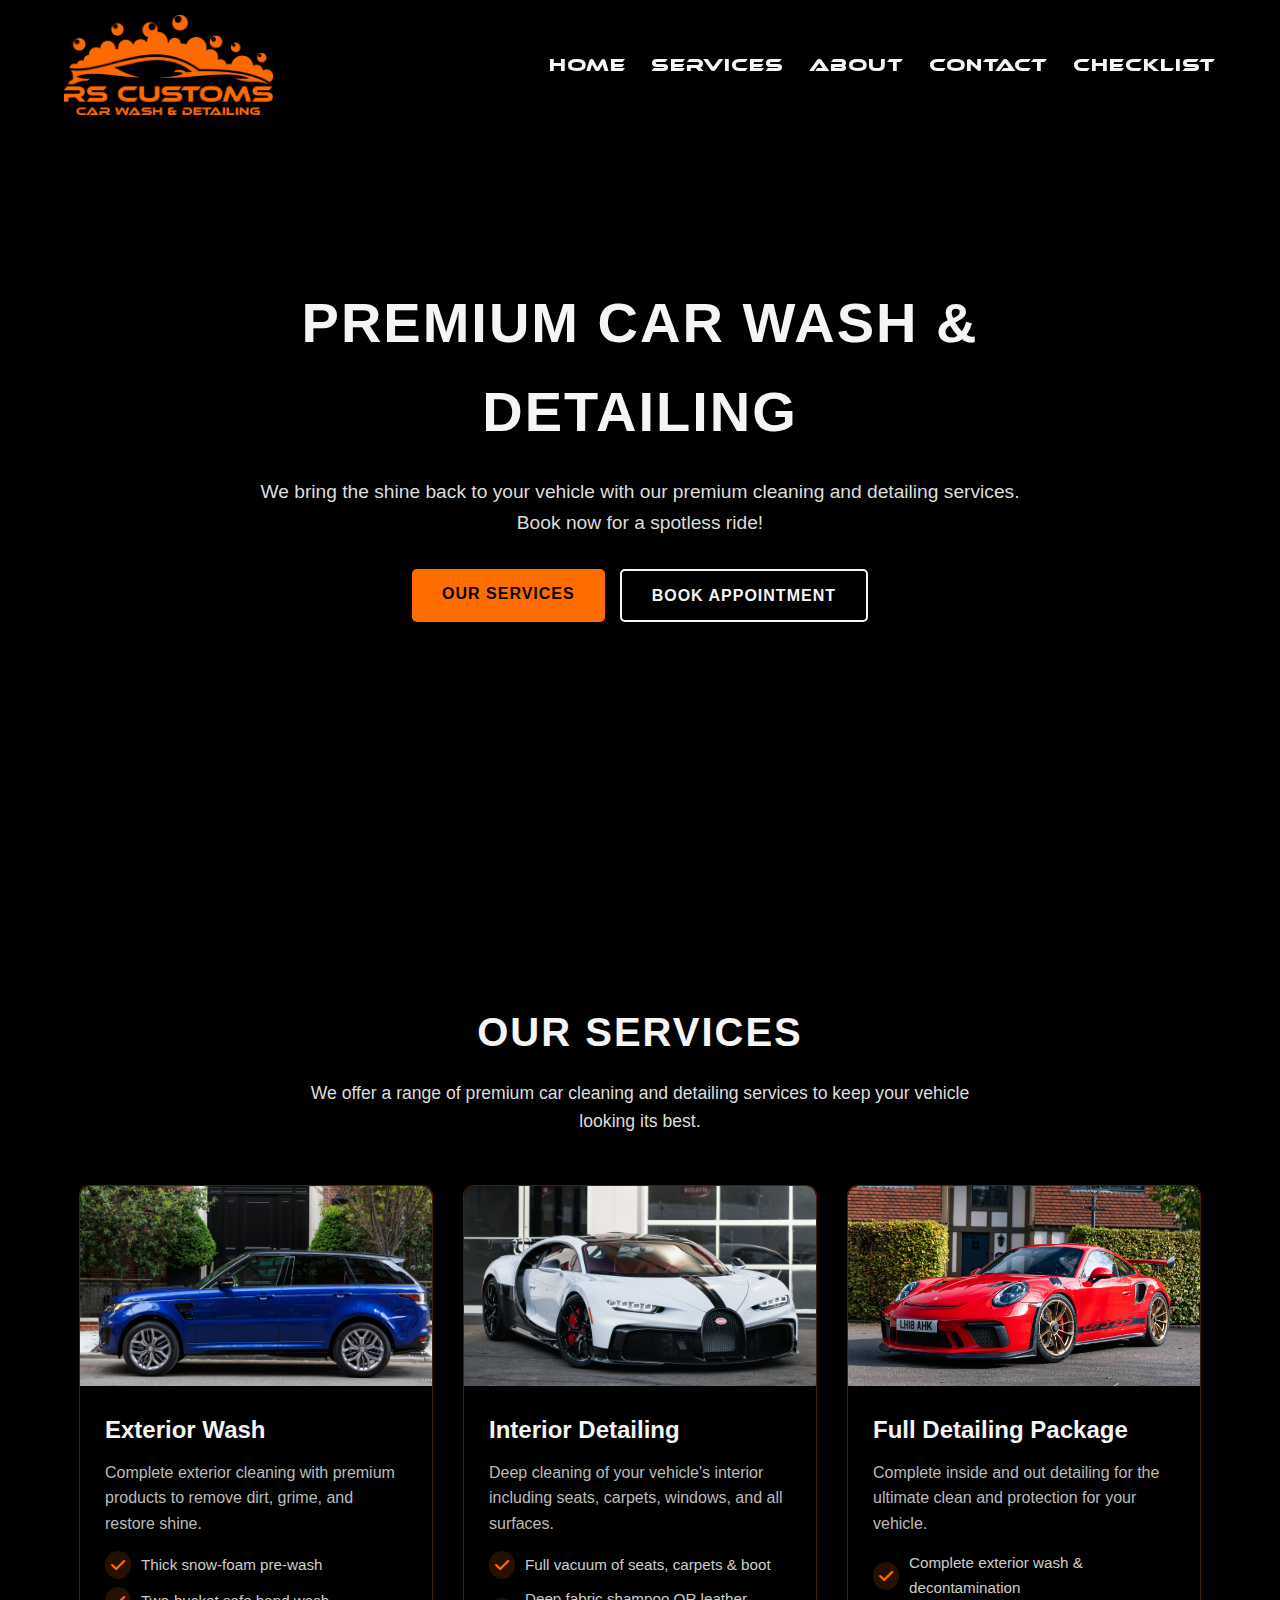
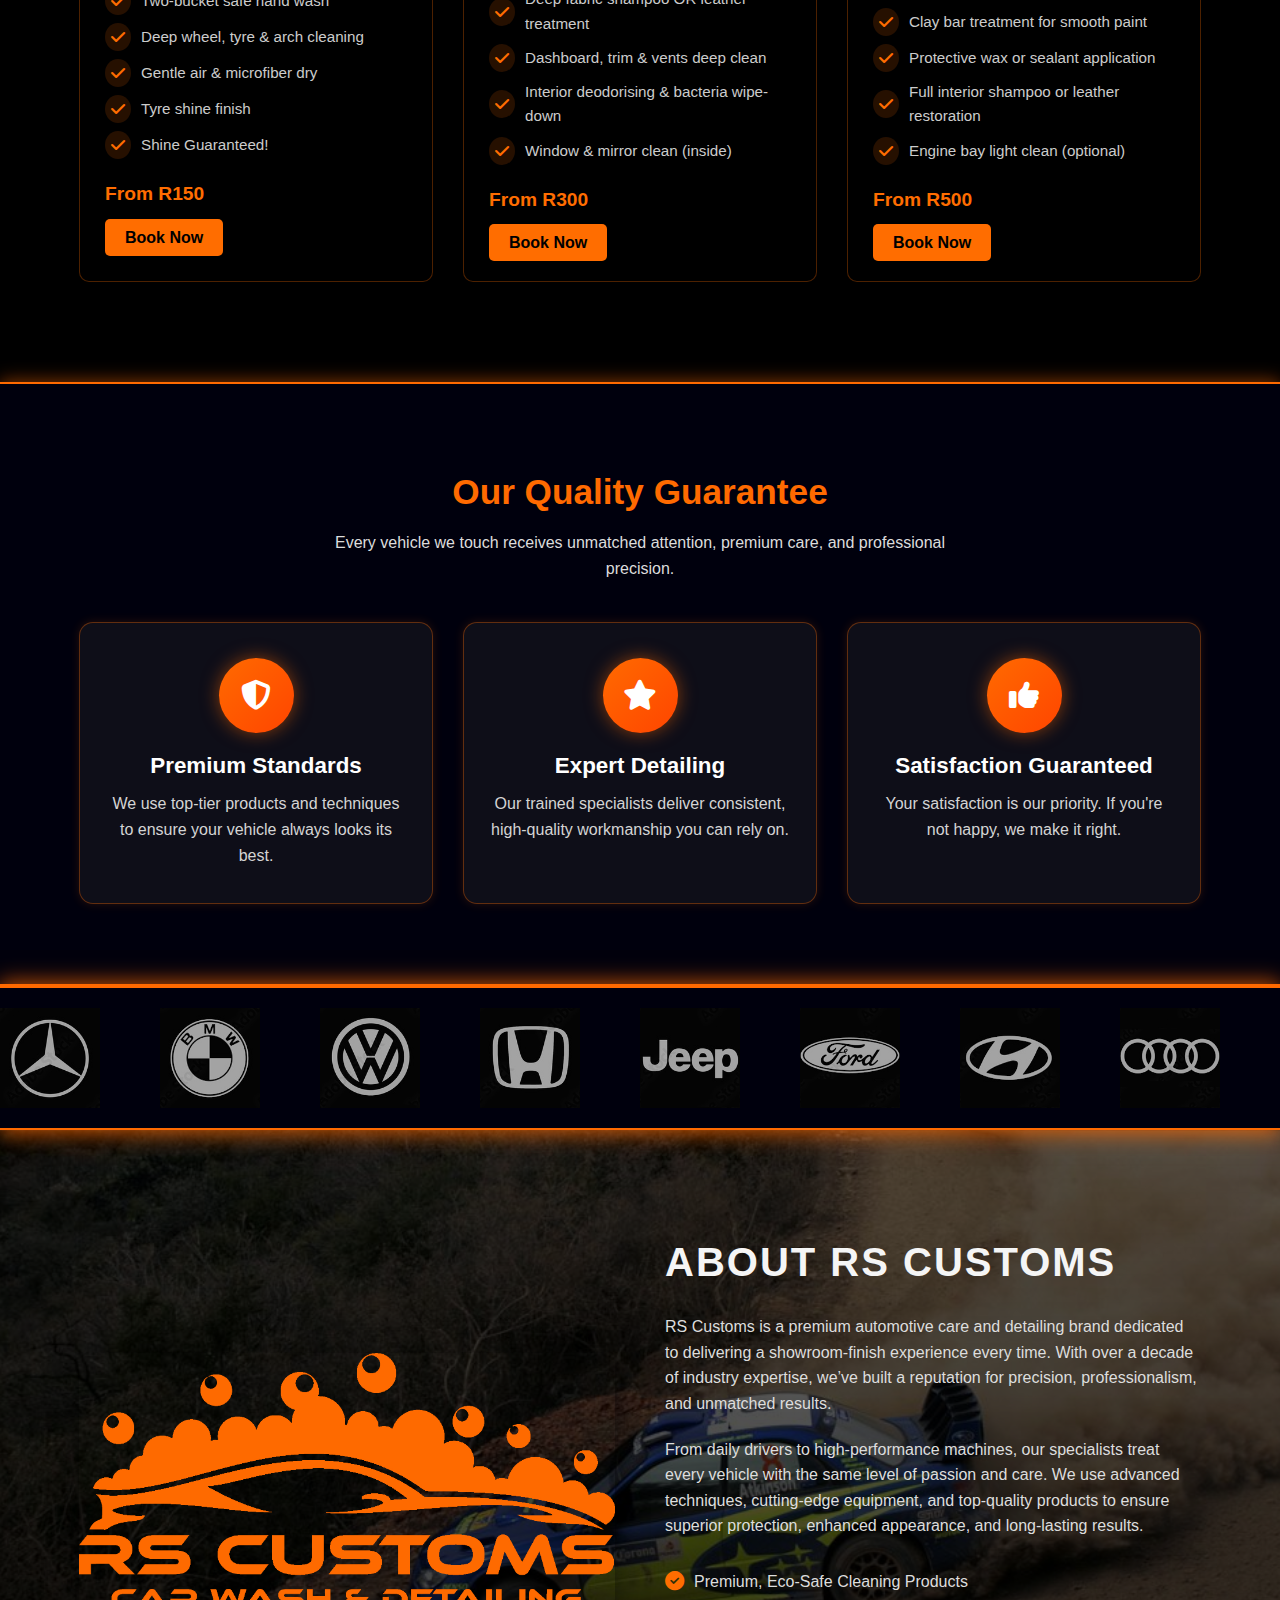
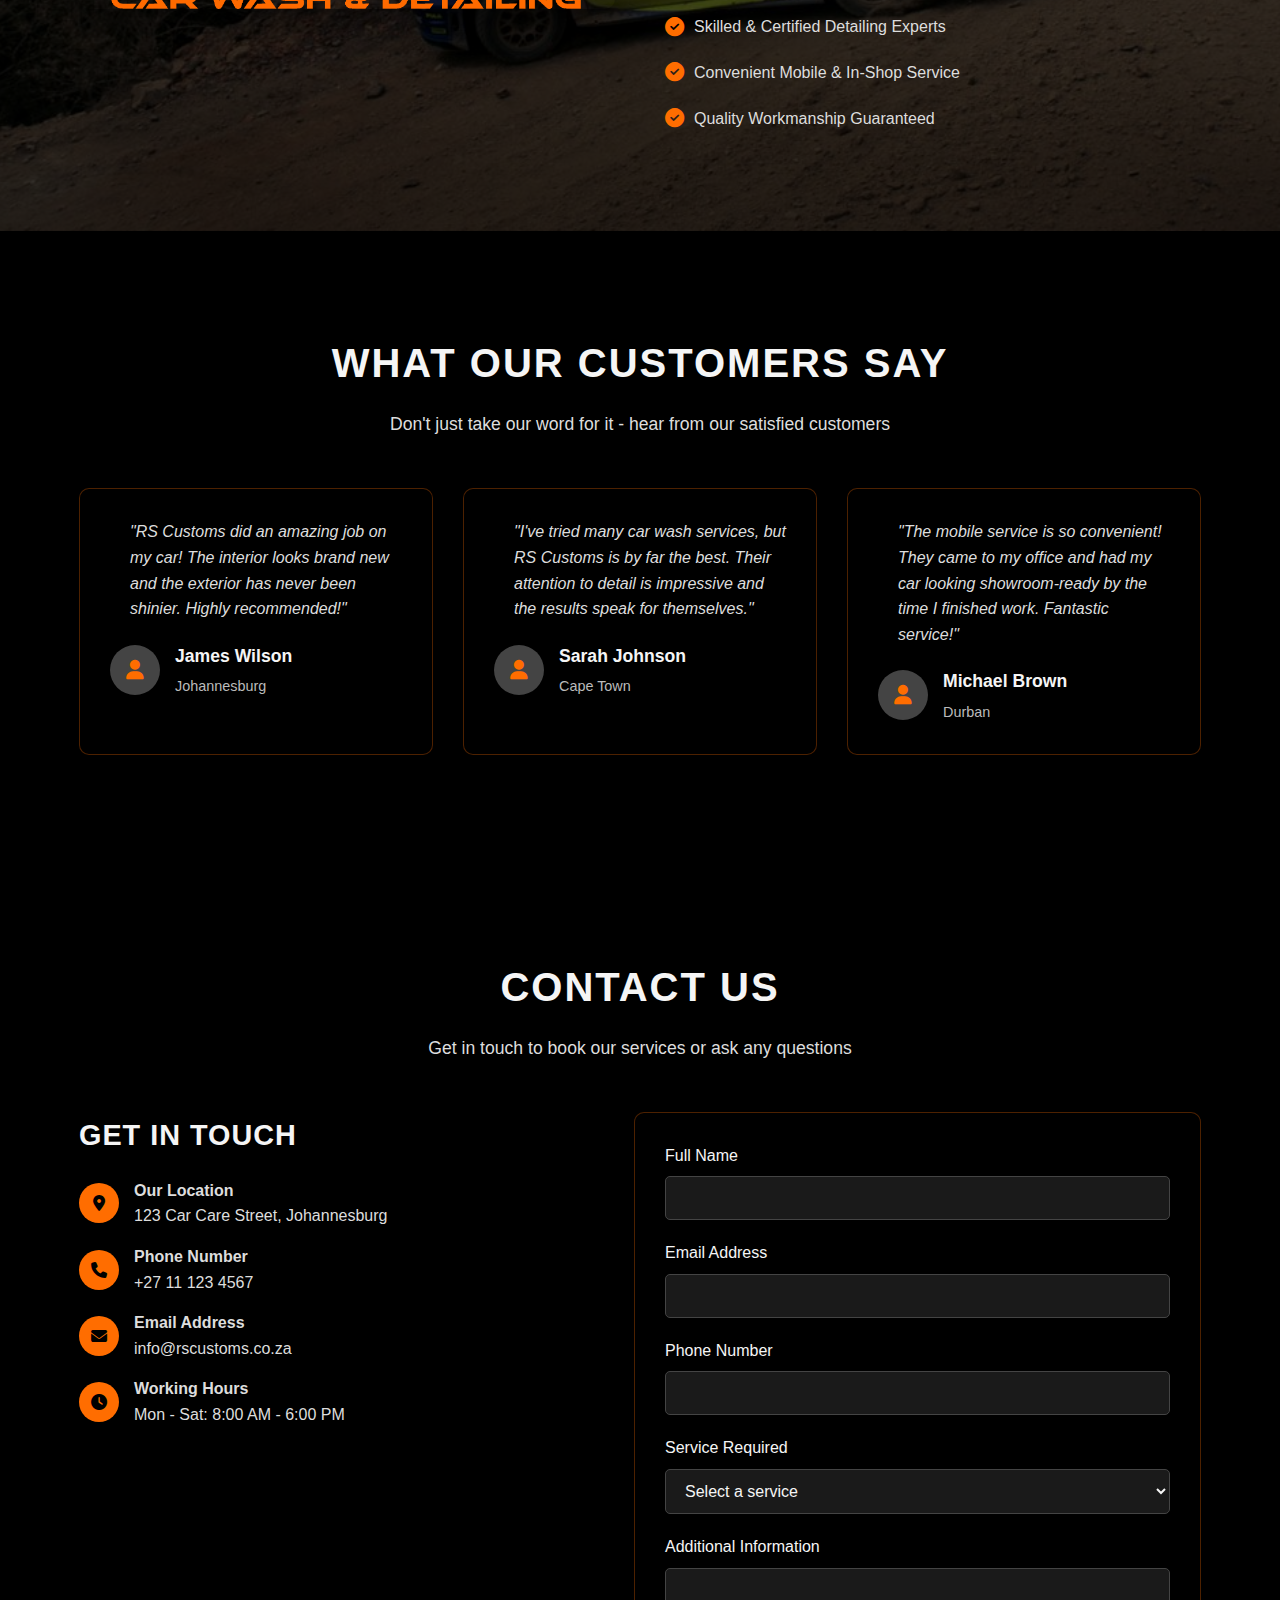
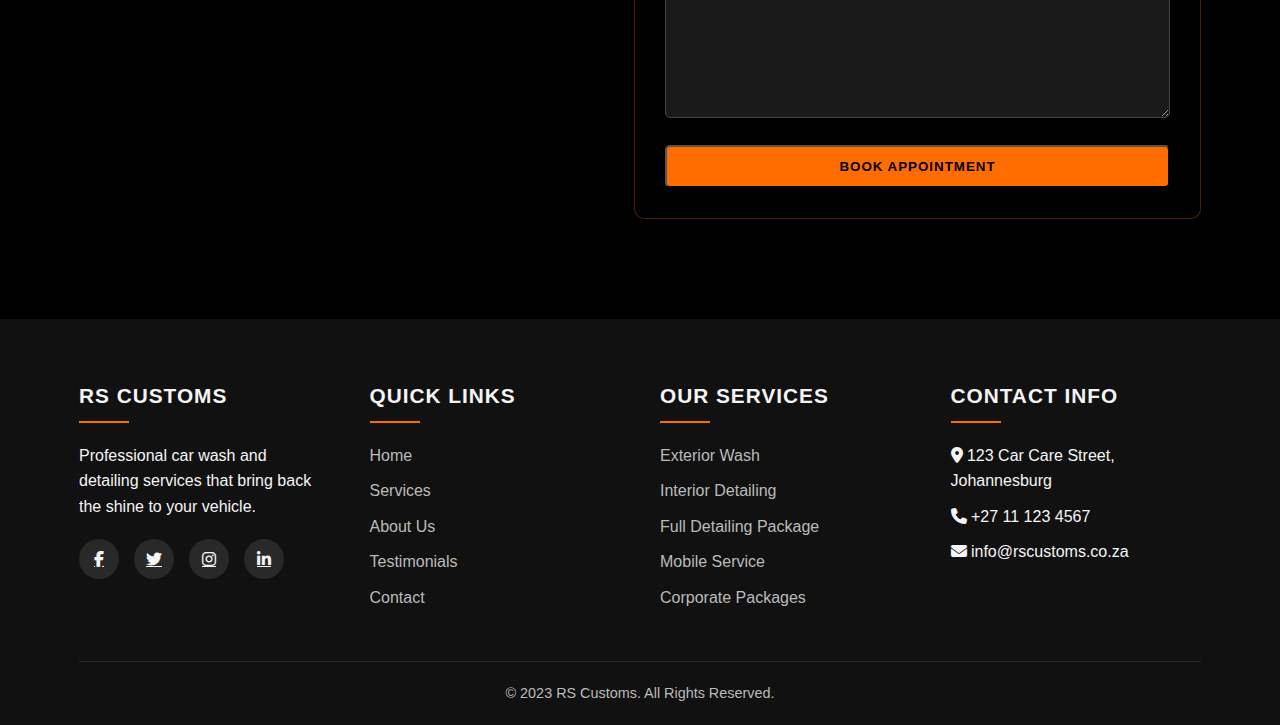
<file: index.html>
<!DOCTYPE html>
<html lang="en">
<head>
    <meta charset="UTF-8">
    <meta name="viewport" content="width=device-width, initial-scale=1.0">
    <title>RS Customs | Premium Car Wash & Detailing</title>
    <link rel="stylesheet" href="https://cdnjs.cloudflare.com/ajax/libs/font-awesome/6.4.0/css/all.min.css">
    <style>
        /* Reset and Base Styles */
        * {
            margin: 0;
            padding: 0;
            box-sizing: border-box;
            font-family: 'Segoe UI', Tahoma, Geneva, Verdana, sans-serif;
        }

        :root {
            --primary: #ff6d00;
            --secondary: #000000;
            --light: #f5f5f5;
            --dark: #333;
            --gray: #6c757d;
        }
        html {
            scroll-behavior: smooth;
        }

        body {
            line-height: 1.6;
            color: var(--light);
            background-color: var(--secondary);
            overflow-x: hidden;
        }

        .container {
            width: 90%;
            max-width: 1200px;
            margin: 0 auto;
            padding: 0 15px;
        }

        /* Header Styles */
        header {
            background-color: rgba(0, 0, 0, 0.8);
            position: fixed;
            width: 100%;
            top: 0;
            z-index: 1000;
            transition: background-color 0.3s;
        }

        .header-container {
            display: flex;
            justify-content: space-between;
            align-items: center;
            padding: 15px 0;
        }

        .logo {
            display: flex;
            align-items: center;
        }

        .logo-img {
            height: 100px; /* Adjust the height as needed */
            width: auto;  /* Keep aspect ratio */
        }


        .logo-text {
            font-size: 28px;
            font-weight: 700;
            color: var(--light);
            margin-left: 10px;
        }

        .logo-text span {
            color: var(--primary);
        }

        nav {
            font-family: 'Ethnocentric-Regular', sans-serif;
            letter-spacing: 1px;
            font-size: 18px;
        }

        @font-face {
            font-family: 'Ethnocentric-Regular';
            src: url('Font/Ethnocentric-Regular.woff2') format('woff2'),
            url('Font/Ethnocentric-Regular.woff') format('woff');
            font-weight: normal;
            font-style: normal;
            font-display: swap;
        }


        nav ul {
            display: flex;
            list-style: none;
        }

        nav ul li {
            margin-left: 25px;
        }

        nav ul li a {
            text-decoration: none;
            color: var(--light);
            font-weight: 500;
            transition: color 0.3s;
            position: relative;
        }

        nav ul li a:hover {
            color: var(--primary);
        }

        nav ul li a::after {
            content: '';
            position: absolute;
            width: 0;
            height: 2px;
            bottom: -5px;
            left: 0;
            background-color: var(--primary);
            transition: width 0.3s;
        }

        nav ul li a:hover::after {
            width: 100%;
        }

        .cta-button {
            background-color: var(--primary);
            color: var(--secondary);
            padding: 10px 20px;
            border-radius: 5px;
            text-decoration: none;
            font-weight: 600;
            transition: all 0.3s;
        }

        .cta-button:hover {
            background-color: #e65c00;
            transform: translateY(-2px);
        }

        .mobile-menu {
            display: none;
            font-size: 24px;
            cursor: pointer;
            color: var(--light);
        }

        /* Hero Section */
        .hero {
            background: linear-gradient(rgba(0, 0, 0, 0.7), rgba(0, 0, 0, 0.7)), url('https://images.unsplash.com/photo-1568605117036-5fe5e7bab0b7?ixlib=rb-4.0.3&auto=format&fit=crop&w=1920&q=80');
            background-size: cover;
            background-position: center;
            background-attachment: fixed;
            height: 100vh;
            display: flex;
            align-items: center;
            text-align: center;
        }

        .hero-content {
            max-width: 800px;
            margin: 0 auto;
        }

        .hero h1 {
            font-size: 3.5rem;
            margin-bottom: 20px;
            text-transform: uppercase;
            letter-spacing: 2px;
        }

        .hero p {
            font-size: 1.2rem;
            margin-bottom: 30px;
            color: #ddd;
        }

        .hero-buttons {
            display: flex;
            justify-content: center;
            gap: 15px;
        }

        .btn {
            padding: 12px 30px;
            border-radius: 5px;
            text-decoration: none;
            font-weight: 600;
            transition: all 0.3s;
            text-transform: uppercase;
            letter-spacing: 1px;
        }

        .btn-primary {
            background-color: var(--primary);
            color: var(--secondary);
        }

        .btn-primary:hover {
            background-color: #e65c00;
            transform: translateY(-3px);
            box-shadow: 0 10px 20px rgba(0, 0, 0, 0.2);
        }

        .btn-secondary {
            background-color: transparent;
            color: var(--light);
            border: 2px solid var(--light);
        }

        .btn-secondary:hover {
            background-color: var(--light);
            color: var(--secondary);
            transform: translateY(-3px);
        }
        .sponsor-banner {
            background: #00000d;
            padding: 20px 0;
            position: relative;
            z-index: 1;

            border-top: 2px solid #ff6a00;
            border-bottom: 2px solid #ff6a00;

            /* Even, smooth orange glow */
            box-shadow:
                    0 -6px 20px rgba(255, 106, 0, 0.55),
                    0  6px 20px rgba(255, 106, 0, 0.55);
        }


        .marquee {
            width: 100%;
            overflow: hidden;
        }

        .marquee-track {
            display: flex;
            gap: 60px;
            width: max-content;
            animation: marqueeScroll 20s linear infinite;
        }

        .marquee-track img {
            height: 100px;
            width: auto;
            filter: brightness(0.8);
            transition: transform 0.3s ease;
        }

        .marquee-track img:hover {
            transform: scale(1.1);
        }

        /* SEAMLESS SCROLL KEYFRAME */
        @keyframes marqueeScroll {
            from {
                transform: translateX(0);
            }
            to {
                transform: translateX(-50%);
            }
        }


        /* Services Section */
        .service-features {
            margin: 15px 0 20px;
            list-style: none;
            padding: 0;
        }

        .service-features li {
            display: flex;
            align-items: center;
            gap: 10px;
            color: #ccc;
            margin-bottom: 8px;
            font-size: 0.95rem;
        }

        .service-features li i {
            color: var(--primary);
            font-size: 1rem;
            background: rgba(255, 109, 0, 0.15);
            padding: 6px;
            border-radius: 50%;
        }

        .section {
            padding: 100px 0;
            background-size: cover;
            background-position: center;
            background-attachment: fixed;
        }

        .services {
            background: linear-gradient(rgba(0, 0, 0, 0.8), rgba(0, 0, 0, 0.8)), url('https://images.unsplash.com/photo-1507136566006-cfc505b114fc?ixlib=rb-4.0.3&auto=format&fit=crop&w=1920&q=80');
        }

        .section-title {
            text-align: center;
            margin-bottom: 50px;
        }

        .section-title h2 {
            font-size: 2.5rem;
            color: var(--light);
            margin-bottom: 15px;
            text-transform: uppercase;
            letter-spacing: 2px;
        }

        .section-title p {
            color: #ddd;
            max-width: 700px;
            margin: 0 auto;
            font-size: 1.1rem;
        }

        .services-grid {
            display: grid;
            grid-template-columns: repeat(auto-fit, minmax(300px, 1fr));
            gap: 30px;
        }

        .service-card {
            background-color: rgba(0, 0, 0, 0.7);
            border-radius: 10px;
            overflow: hidden;
            box-shadow: 0 10px 30px rgba(0, 0, 0, 0.5);
            transition: transform 0.3s;
            border: 1px solid rgba(255, 109, 0, 0.3);
        }

        .service-card:hover {
            transform: translateY(-10px);
            border-color: var(--primary);
        }

        .service-img {
            height: 200px;          /* keep the container height */
            overflow: hidden;       /* crop overflow like background-image */
            border-radius: 10px 10px 0 0; /* optional, if your cards have rounded top corners */
            position: relative;     /* for positioning child img */
        }

        .service-img-img {
            width: 100%;
            height: 100%;
            object-fit: cover;      /* fills container and keeps aspect ratio, cropping excess */
            object-position: center; /* same as background-position: center */
            display: block;
        }


        .service-content {
            padding: 25px;
        }

        .service-content h3 {
            font-size: 1.5rem;
            margin-bottom: 10px;
            color: var(--light);
        }

        .service-content p {
            color: #bbb;
            margin-bottom: 15px;
        }

        .service-price {
            font-size: 1.2rem;
            font-weight: 700;
            color: var(--primary);
            margin-bottom: 15px;
        }

        /* Quality Guaranteed Section */
        .quality {
            padding: 80px 0;
            background: #00000d;
            border-top: 2px solid #ff6a00;
            border-bottom: 2px solid #ff6a00;
            box-shadow:
                    0 -4px 16px rgba(255, 106, 0, 0.3),
                    0 4px 16px rgba(255, 106, 0, 0.3);
        }

        .quality-title {
            text-align: center;
            margin-bottom: 40px;
        }

        .quality-title h2 {
            font-size: 2.2rem;
            color: #ff6a00;
        }

        .quality-title p {
            color: #dcdcdc;
            max-width: 650px;
            margin: 10px auto 0;
        }

        .quality-badges {
            display: grid;
            grid-template-columns: repeat(auto-fit, minmax(260px, 1fr));
            gap: 30px;
        }

        .badge-card {
            background: rgba(15, 15, 25, 0.9);
            padding: 35px 25px;
            border-radius: 14px;
            text-align: center;
            border: 1px solid rgba(255, 106, 0, 0.35);
            transition: all 0.3s ease;
            box-shadow: 0 0 10px rgba(255, 106, 0, 0.15);
        }

        .badge-card:hover {
            transform: translateY(-6px);
            box-shadow:
                    0 0 20px rgba(255, 106, 0, 0.45),
                    0 0 40px rgba(255, 106, 0, 0.25);
        }

        .badge-icon {
            width: 75px;
            height: 75px;
            margin: 0 auto 15px;
            background: linear-gradient(135deg, #ff6a00, #ff4500);
            border-radius: 50%;
            display: flex;
            align-items: center;
            justify-content: center;
            box-shadow: 0 0 18px rgba(255, 106, 0, 0.5);
        }

        .badge-icon i {
            font-size: 30px;
            color: #ffffff;
        }

        .badge-card h3 {
            margin-top: 10px;
            font-size: 1.4rem;
            color: #ffffff;
        }

        .badge-card p {
            color: #d4d4d4;
            margin-top: 8px;
        }


        .about {
            background: linear-gradient(rgba(0, 0, 0, 0.6), rgba(0, 0, 0, 0.8)), url('Images/Background1.jpg');
            background-size: cover;
            background-position: center;
        }

        .about-container {
            display: flex;
            align-items: center;
            gap: 50px;
        }

        .about-img {
            flex: 1;
            border-radius: 10px;
            overflow: hidden;
            box-shadow: 0 10px 30px rgba(0, 0, 0, 0.5);
        }

        .about-img img {
            width: 100%;
            height: auto;
            display: block;
        }

        .about-content {
            flex: 1;
        }

        .about-content h2 {
            font-size: 2.5rem;
            margin-bottom: 20px;
            color: var(--light);
            text-transform: uppercase;
            letter-spacing: 2px;
        }

        .about-content p {
            margin-bottom: 20px;
            color: #ddd;
        }

        .features {
            display: flex;
            flex-wrap: wrap;
            gap: 20px;
            margin-top: 30px;
        }

        .feature {
            display: flex;
            align-items: center;
            gap: 10px;
            color: #ddd;
        }

        .feature i {
            color: var(--primary);
            font-size: 1.2rem;
        }

        /* Testimonials */
        .testimonials {
            background: linear-gradient(rgba(0, 0, 0, 0.8), rgba(0, 0, 0, 0.8)), url('https://images.unsplash.com/photo-1580273916550-e323be2ae537?ixlib=rb-4.0.3&auto=format&fit=crop&w=1920&q=80');
        }

        .testimonial-grid {
            display: grid;
            grid-template-columns: repeat(auto-fit, minmax(300px, 1fr));
            gap: 30px;
        }

        .testimonial-card {
            background-color: rgba(0, 0, 0, 0.7);
            padding: 30px;
            border-radius: 10px;
            box-shadow: 0 10px 30px rgba(0, 0, 0, 0.5);
            border: 1px solid rgba(255, 109, 0, 0.3);
        }

        .testimonial-text {
            font-style: italic;
            margin-bottom: 20px;
            color: #ddd;
            position: relative;
            padding-left: 20px;
        }

        .testimonial-text::before {
            content: """;
            font-size: 60px;
            color: var(--primary);
            opacity: 0.3;
            position: absolute;
            left: -10px;
            top: -20px;
            font-family: Georgia, serif;
        }

        .testimonial-author {
            display: flex;
            align-items: center;
            gap: 15px;
        }

        .author-img {
            width: 50px;
            height: 50px;
            border-radius: 50%;
            background-color: #444;
            overflow: hidden;
            display: flex;
            align-items: center;
            justify-content: center;
            color: var(--primary);
            font-size: 20px;
        }

        .author-info h4 {
            font-size: 1.1rem;
            margin-bottom: 5px;
            color: var(--light);
        }

        .author-info p {
            color: #bbb;
            font-size: 0.9rem;
        }

        /* Contact Section */
        .contact {
            background: linear-gradient(rgba(0, 0, 0, 0.8), rgba(0, 0, 0, 0.8)), url('https://images.unsplash.com/photo-1565689228864-0aa6f43b6e8c?ixlib=rb-4.0.3&auto=format&fit=crop&w=1920&q=80');
        }

        .contact-container {
            display: flex;
            gap: 50px;
        }

        .contact-info {
            flex: 1;
        }

        .contact-info h3 {
            font-size: 1.8rem;
            margin-bottom: 20px;
            color: var(--light);
            text-transform: uppercase;
            letter-spacing: 1px;
        }

        .contact-details {
            margin-bottom: 30px;
        }

        .contact-item {
            display: flex;
            align-items: center;
            margin-bottom: 15px;
            color: #ddd;
        }

        .contact-item i {
            width: 40px;
            height: 40px;
            background-color: var(--primary);
            color: var(--secondary);
            border-radius: 50%;
            display: flex;
            align-items: center;
            justify-content: center;
            margin-right: 15px;
        }

        .contact-form {
            flex: 1;
            background-color: rgba(0, 0, 0, 0.7);
            padding: 30px;
            border-radius: 10px;
            box-shadow: 0 10px 30px rgba(0, 0, 0, 0.5);
            border: 1px solid rgba(255, 109, 0, 0.3);
        }

        .form-group {
            margin-bottom: 20px;
        }

        .form-group label {
            display: block;
            margin-bottom: 8px;
            font-weight: 500;
            color: var(--light);
        }

        .form-control {
            width: 100%;
            padding: 12px 15px;
            border: 1px solid #444;
            border-radius: 5px;
            font-size: 1rem;
            background-color: rgba(255, 255, 255, 0.1);
            color: var(--light);
        }

        .form-control:focus {
            outline: none;
            border-color: var(--primary);
        }

        textarea.form-control {
            min-height: 150px;
            resize: vertical;
        }

        /* Footer */
        footer {
            background-color: #111;
            color: var(--light);
            padding: 60px 0 20px;
        }

        .footer-container {
            display: grid;
            grid-template-columns: repeat(auto-fit, minmax(200px, 1fr));
            gap: 40px;
            margin-bottom: 40px;
        }

        .footer-col h3 {
            font-size: 1.3rem;
            margin-bottom: 20px;
            position: relative;
            padding-bottom: 10px;
            color: var(--light);
            text-transform: uppercase;
            letter-spacing: 1px;
        }

        .footer-col h3::after {
            content: '';
            position: absolute;
            left: 0;
            bottom: 0;
            width: 50px;
            height: 2px;
            background-color: var(--primary);
        }

        .footer-col ul {
            list-style: none;
        }

        .footer-col ul li {
            margin-bottom: 10px;
        }

        .footer-col ul li a {
            color: #bbb;
            text-decoration: none;
            transition: color 0.3s;
        }

        .footer-col ul li a:hover {
            color: var(--primary);
        }

        .social-links {
            display: flex;
            gap: 15px;
            margin-top: 20px;
        }

        .social-links a {
            display: flex;
            align-items: center;
            justify-content: center;
            width: 40px;
            height: 40px;
            background-color: rgba(255, 255, 255, 0.1);
            border-radius: 50%;
            color: var(--light);
            transition: all 0.3s;
        }

        .social-links a:hover {
            background-color: var(--primary);
            color: var(--secondary);
            transform: translateY(-3px);
        }

        .copyright {
            text-align: center;
            padding-top: 20px;
            border-top: 1px solid rgba(255, 255, 255, 0.1);
            color: #bbb;
            font-size: 0.9rem;
        }

        /* Responsive Styles */
        @media (max-width: 992px) {
            .about-container {
                flex-direction: column;
            }

            .contact-container {
                flex-direction: column;
            }
        }

        @media (max-width: 768px) {
            nav {
                display: none;
                position: absolute;
                top: 100%;
                left: 0;
                width: 100%;
                background-color: rgba(0, 0, 0, 0.9);
                padding: 20px;
            }

            nav.active {
                display: block;
            }

            nav ul {
                flex-direction: column;
                gap: 15px;
            }

            nav ul li {
                margin-left: 0;
            }

            .mobile-menu {
                display: block;
            }

            .hero h1 {
                font-size: 2.5rem;
            }

            .hero-buttons {
                flex-direction: column;
                align-items: center;
            }

            .btn {
                width: 100%;
                max-width: 300px;
                text-align: center;
            }
        }

        nav, nav * {
            font-family: 'Ethnocentric-Regular', sans-serif !important;
        }


        @media (max-width: 576px) {
            .section {
                padding: 60px 0;
            }

            .section-title h2 {
                font-size: 2rem;
            }

            .hero h1 {
                font-size: 2rem;
            }

            .hero p {
                font-size: 1rem;
            }
        }
    </style>
</head>
<body>
<!-- Header -->
<header>
    <div class="container header-container">

        <div class="logo">
            <a href="#home">
                <img src="Images/LogoTest3.jpg" alt="RS Customs Logo" class="logo-img">
            </a>
        </div>

        <nav id="mainNav">
            <ul>
                <li><a href="#home">Home</a></li>
                <li><a href="#services">Services</a></li>
                <li><a href="#about">About</a></li>
                <li><a href="#contact">Contact</a></li>
                <li><a href="checklist.html" class="active">Checklist</a></li>
            </ul>
        </nav>
    </div>
</header>

<!-- Hero Section -->
<section class="hero" id="home">
    <div class="container">
        <div class="hero-content">
            <h1>Premium Car Wash & Detailing</h1>
            <p>We bring the shine back to your vehicle with our premium cleaning and detailing services. Book now for a spotless ride!</p>
            <div class="hero-buttons">
                <a href="#services" class="btn btn-primary">Our Services</a>
                <a href="#contact" class="btn btn-secondary">Book Appointment</a>
            </div>
        </div>
    </div>
</section>

<!-- Services Section -->
<section class="section services" id="services">
    <div class="container">
        <div class="section-title">
            <h2>Our Services</h2>
            <p>We offer a range of premium car cleaning and detailing services to keep your vehicle looking its best.</p>
        </div>
        <div class="services-grid">
            <div class="service-card">
                <div class="service-img">
                    <img src="Images/Service1.jpg" alt="Exterior Wash" class="service-img-img">
                </div>
                <div class="service-content">
                    <h3>Exterior Wash</h3>
                    <p>Complete exterior cleaning with premium products to remove dirt, grime, and restore shine.</p>
                    <ul class="service-features">
                        <li><i class="fas fa-check"></i> Thick snow-foam pre-wash</li>
                        <li><i class="fas fa-check"></i> Two-bucket safe hand wash</li>
                        <li><i class="fas fa-check"></i> Deep wheel, tyre & arch cleaning</li>
                        <li><i class="fas fa-check"></i> Gentle air & microfiber dry</li>
                        <li><i class="fas fa-check"></i> Tyre shine finish</li>
                        <li><i class="fas fa-check"></i> Shine Guaranteed!</li>
                    </ul>
                    <div class="service-price">From R150</div>
                    <a href="#contact" class="cta-button">Book Now</a>
                </div>
            </div>

            <div class="service-card">
                <div class="service-img">
                    <img src="Images/Service2.jpg" alt="Interior Detailing" class="service-img-img">
                </div>
                <div class="service-content">
                    <h3>Interior Detailing</h3>
                    <p>Deep cleaning of your vehicle's interior including seats, carpets, windows, and all surfaces.</p>
                    <ul class="service-features">
                        <li><i class="fas fa-check"></i> Full vacuum of seats, carpets & boot</li>
                        <li><i class="fas fa-check"></i> Deep fabric shampoo OR leather treatment</li>
                        <li><i class="fas fa-check"></i> Dashboard, trim & vents deep clean</li>
                        <li><i class="fas fa-check"></i> Interior deodorising & bacteria wipe-down</li>
                        <li><i class="fas fa-check"></i> Window & mirror clean (inside)</li>
                    </ul>
                    <div class="service-price">From R300</div>
                    <a href="#contact" class="cta-button">Book Now</a>
                </div>
            </div>

            <div class="service-card">
                <div class="service-img">
                    <img src="Images/Service3.jpg" alt="Full Detailing Package" class="service-img-img">
                </div>
                <div class="service-content">
                    <h3>Full Detailing Package</h3>
                    <p>Complete inside and out detailing for the ultimate clean and protection for your vehicle.</p>
                    <ul class="service-features">
                        <li><i class="fas fa-check"></i> Complete exterior wash & decontamination</li>
                        <li><i class="fas fa-check"></i> Clay bar treatment for smooth paint</li>
                        <li><i class="fas fa-check"></i> Protective wax or sealant application</li>
                        <li><i class="fas fa-check"></i> Full interior shampoo or leather restoration</li>
                        <li><i class="fas fa-check"></i> Engine bay light clean (optional)</li>
                    </ul>
                    <div class="service-price">From R500</div>
                    <a href="#contact" class="cta-button">Book Now</a>
                </div>
            </div>

        </div>
    </div>
</section>

<!-- Quality Guaranteed Section -->
<section class="section quality" id="quality">
    <div class="container">
        <div class="quality-title">
            <h2>Our Quality Guarantee</h2>
            <p>Every vehicle we touch receives unmatched attention, premium care, and professional precision.</p>
        </div>

        <div class="quality-badges">
            <!-- Badge 1 -->
            <div class="badge-card">
                <div class="badge-icon">
                    <i class="fas fa-shield-alt"></i>
                </div>
                <h3>Premium Standards</h3>
                <p>We use top-tier products and techniques to ensure your vehicle always looks its best.</p>
            </div>

            <!-- Badge 2 -->
            <div class="badge-card">
                <div class="badge-icon">
                    <i class="fas fa-star"></i>
                </div>
                <h3>Expert Detailing</h3>
                <p>Our trained specialists deliver consistent, high-quality workmanship you can rely on.</p>
            </div>

            <!-- Badge 3 -->
            <div class="badge-card">
                <div class="badge-icon">
                    <i class="fas fa-thumbs-up"></i>
                </div>
                <h3>Satisfaction Guaranteed</h3>
                <p>Your satisfaction is our priority. If you're not happy, we make it right.</p>
            </div>
        </div>
    </div>
</section>


<section class="sponsor-banner">
    <div class="marquee">
        <div class="marquee-track">
            <!-- LOGOS (one set) -->
            <img src="Images/CarLogo1.png">
            <img src="Images/CarLogo2.png">
            <img src="Images/CarLogo3.png">
            <img src="Images/CarLogo4.png">
            <img src="Images/CarLogo5.png">
            <img src="Images/CarLogo6.png">
            <img src="Images/CarLogo7.png">
            <img src="Images/CarLogo8.png">
            <img src="Images/CarLogo9.png">
            <img src="Images/CarLogo10.png">
            <img src="Images/CarLogo11.png">
            <img src="Images/CarLogo12.png">
            <img src="Images/CarLogo13.png">
            <img src="Images/CarLogo14.png">
            <img src="Images/CarLogo15.png">
            <img src="Images/CarLogo16.png">
            <img src="Images/CarLogo17.png">
            <img src="Images/CarLogo18.png">
            <img src="Images/CarLogo19.png">
        </div>
    </div>
</section>




<!-- About Section -->
<section class="section about" id="about">
    <div class="container">
        <div class="about-container">
            <div class="about-img">
                <img src="Images/LogoTest2.png" alt="RS Customs Team">
            </div>
            <div class="about-content">
                <h2>About RS Customs</h2>
                <p>RS Customs is a premium automotive care and detailing brand dedicated to delivering a showroom-finish experience every time. With over a decade of industry expertise, we’ve built a reputation for precision, professionalism, and unmatched results.</p>

                <p>From daily drivers to high-performance machines, our specialists treat every vehicle with the same level of passion and care. We use advanced techniques, cutting-edge equipment, and top-quality products to ensure superior protection, enhanced appearance, and long-lasting results.</p>

                <div class="features">
                    <div class="feature">
                        <i class="fas fa-check-circle"></i>
                        <span>Premium, Eco-Safe Cleaning Products</span>
                    </div>
                    <div class="feature">
                        <i class="fas fa-check-circle"></i>
                        <span>Skilled & Certified Detailing Experts</span>
                    </div>
                    <div class="feature">
                        <i class="fas fa-check-circle"></i>
                        <span>Convenient Mobile & In-Shop Service</span>
                    </div>
                    <div class="feature">
                        <i class="fas fa-check-circle"></i>
                        <span>Quality Workmanship Guaranteed</span>
                    </div>
                </div>
            </div>
        </div>
    </div>
</section>


<!-- Testimonials Section -->
<section class="section testimonials" id="testimonials">
    <div class="container">
        <div class="section-title">
            <h2>What Our Customers Say</h2>
            <p>Don't just take our word for it - hear from our satisfied customers</p>
        </div>
        <div class="testimonial-grid">
            <div class="testimonial-card">
                <div class="testimonial-text">
                    "RS Customs did an amazing job on my car! The interior looks brand new and the exterior has never been shinier. Highly recommended!"
                </div>
                <div class="testimonial-author">
                    <div class="author-img">
                        <i class="fas fa-user"></i>
                    </div>
                    <div class="author-info">
                        <h4>James Wilson</h4>
                        <p>Johannesburg</p>
                    </div>
                </div>
            </div>
            <div class="testimonial-card">
                <div class="testimonial-text">
                    "I've tried many car wash services, but RS Customs is by far the best. Their attention to detail is impressive and the results speak for themselves."
                </div>
                <div class="testimonial-author">
                    <div class="author-img">
                        <i class="fas fa-user"></i>
                    </div>
                    <div class="author-info">
                        <h4>Sarah Johnson</h4>
                        <p>Cape Town</p>
                    </div>
                </div>
            </div>
            <div class="testimonial-card">
                <div class="testimonial-text">
                    "The mobile service is so convenient! They came to my office and had my car looking showroom-ready by the time I finished work. Fantastic service!"
                </div>
                <div class="testimonial-author">
                    <div class="author-img">
                        <i class="fas fa-user"></i>
                    </div>
                    <div class="author-info">
                        <h4>Michael Brown</h4>
                        <p>Durban</p>
                    </div>
                </div>
            </div>
        </div>
    </div>
</section>

<!-- Contact Section -->
<section class="section contact" id="contact">
    <div class="container">
        <div class="section-title">
            <h2>Contact Us</h2>
            <p>Get in touch to book our services or ask any questions</p>
        </div>
        <div class="contact-container">
            <div class="contact-info">
                <h3>Get In Touch</h3>
                <div class="contact-details">
                    <div class="contact-item">
                        <i class="fas fa-map-marker-alt"></i>
                        <div>
                            <h4>Our Location</h4>
                            <p>123 Car Care Street, Johannesburg</p>
                        </div>
                    </div>
                    <div class="contact-item">
                        <i class="fas fa-phone"></i>
                        <div>
                            <h4>Phone Number</h4>
                            <p>+27 11 123 4567</p>
                        </div>
                    </div>
                    <div class="contact-item">
                        <i class="fas fa-envelope"></i>
                        <div>
                            <h4>Email Address</h4>
                            <p>info@rscustoms.co.za</p>
                        </div>
                    </div>
                    <div class="contact-item">
                        <i class="fas fa-clock"></i>
                        <div>
                            <h4>Working Hours</h4>
                            <p>Mon - Sat: 8:00 AM - 6:00 PM</p>
                        </div>
                    </div>
                </div>
            </div>
            <div class="contact-form">
                <form id="bookingForm">
                    <div class="form-group">
                        <label for="name">Full Name</label>
                        <input type="text" id="name" class="form-control" required>
                    </div>
                    <div class="form-group">
                        <label for="email">Email Address</label>
                        <input type="email" id="email" class="form-control" required>
                    </div>
                    <div class="form-group">
                        <label for="phone">Phone Number</label>
                        <input type="tel" id="phone" class="form-control" required>
                    </div>
                    <div class="form-group">
                        <label for="service">Service Required</label>
                        <select id="service" class="form-control" required>
                            <option value="">Select a service</option>
                            <option value="exterior">Exterior Wash</option>
                            <option value="interior">Interior Detailing</option>
                            <option value="full">Full Detailing Package</option>
                        </select>
                    </div>
                    <div class="form-group">
                        <label for="message">Additional Information</label>
                        <textarea id="message" class="form-control"></textarea>
                    </div>
                    <button type="submit" class="btn btn-primary" style="width: 100%;">Book Appointment</button>
                </form>
            </div>
        </div>
    </div>
</section>

<!-- Footer -->
<footer>
    <div class="container">
        <div class="footer-container">
            <div class="footer-col">
                <h3>RS Customs</h3>
                <p>Professional car wash and detailing services that bring back the shine to your vehicle.</p>
                <div class="social-links">
                    <a href="#"><i class="fab fa-facebook-f"></i></a>
                    <a href="#"><i class="fab fa-twitter"></i></a>
                    <a href="#"><i class="fab fa-instagram"></i></a>
                    <a href="#"><i class="fab fa-linkedin-in"></i></a>
                </div>
            </div>
            <div class="footer-col">
                <h3>Quick Links</h3>
                <ul>
                    <li><a href="#home">Home</a></li>
                    <li><a href="#services">Services</a></li>
                    <li><a href="#about">About Us</a></li>
                    <li><a href="#testimonials">Testimonials</a></li>
                    <li><a href="#contact">Contact</a></li>
                </ul>
            </div>
            <div class="footer-col">
                <h3>Our Services</h3>
                <ul>
                    <li><a href="#">Exterior Wash</a></li>
                    <li><a href="#">Interior Detailing</a></li>
                    <li><a href="#">Full Detailing Package</a></li>
                    <li><a href="#">Mobile Service</a></li>
                    <li><a href="#">Corporate Packages</a></li>
                </ul>
            </div>
            <div class="footer-col">
                <h3>Contact Info</h3>
                <ul>
                    <li><i class="fas fa-map-marker-alt"></i> 123 Car Care Street, Johannesburg</li>
                    <li><i class="fas fa-phone"></i> +27 11 123 4567</li>
                    <li><i class="fas fa-envelope"></i> info@rscustoms.co.za</li>
                </ul>
            </div>
        </div>
        <div class="copyright">
            <p>&copy; 2023 RS Customs. All Rights Reserved.</p>
        </div>
    </div>
</footer>

<script>
  // Mobile Menu Toggle
  document.getElementById('mobileMenu').addEventListener('click', function() {
    const nav = document.getElementById('mainNav');
    nav.classList.toggle('active');
  });

  // Form Submission
  document.getElementById('bookingForm').addEventListener('submit', function(e) {
    e.preventDefault();
    alert('Thank you for your booking request! We will contact you shortly to confirm your appointment.');
    this.reset();
  });

  // Header background on scroll
  window.addEventListener('scroll', function() {
    const header = document.querySelector('header');
    if (window.scrollY > 100) {
      header.style.backgroundColor = 'rgba(0, 0, 0, 0.95)';
    } else {
      header.style.backgroundColor = 'rgba(0, 0, 0, 0.8)';
    }
  });

  // Close mobile menu when clicking on a link
  document.querySelectorAll('nav a').forEach(link => {
    link.addEventListener('click', function() {
      document.getElementById('mainNav').classList.remove('active');
    });
  });
</script>
</body>
</html>
</file>
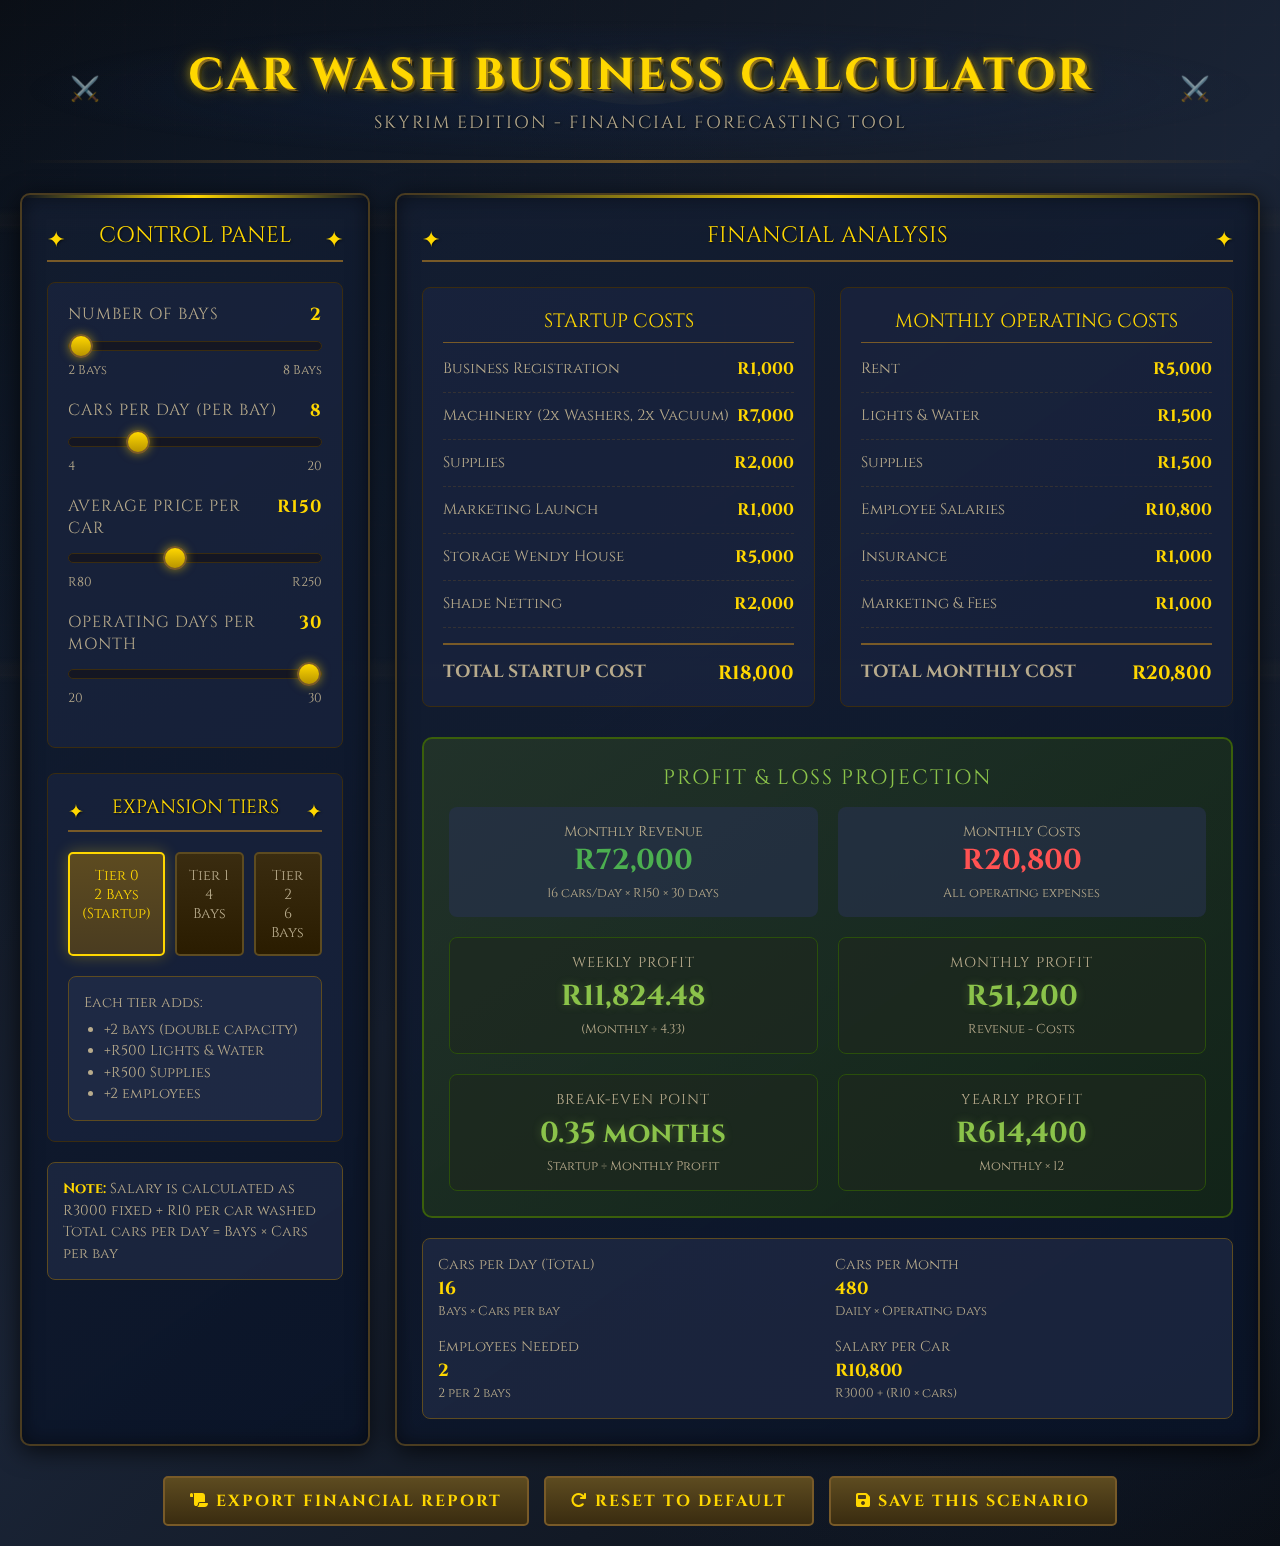
<file: calculations.html>
<!DOCTYPE html>
<html lang="en">
<head>
    <meta charset="UTF-8">
    <meta name="viewport" content="width=device-width, initial-scale=1.0">
    <title>Car Wash - Business Calculator</title>
    <link href="https://cdnjs.cloudflare.com/ajax/libs/font-awesome/6.4.0/css/all.min.css" rel="stylesheet">
    <style>
        * {
            margin: 0;
            padding: 0;
            box-sizing: border-box;
            font-family: 'Cinzel', 'Times New Roman', serif;
        }

        body {
            background:
                    radial-gradient(circle at 20% 30%, rgba(10, 30, 60, 0.4) 0%, transparent 40%),
                    radial-gradient(circle at 80% 70%, rgba(20, 40, 80, 0.4) 0%, transparent 40%),
                    linear-gradient(135deg, #0a0e14 0%, #1a2436 50%, #0a0e14 100%);
            color: #e0d3b8;
            min-height: 100vh;
            overflow-x: hidden;
            position: relative;
        }

        body::before {
            content: "";
            position: fixed;
            top: 0;
            left: 0;
            width: 100%;
            height: 100%;
            background:
                    url('data:image/svg+xml,<svg xmlns="http://www.w3.org/2000/svg" width="100" height="100" viewBox="0 0 100 100"><rect width="100" height="100" fill="none"/><path d="M0,50 L100,50 M50,0 L50,100" stroke="rgba(120, 100, 60, 0.05)" stroke-width="1"/></svg>'),
                    linear-gradient(0deg, transparent 24%, rgba(120, 100, 60, 0.05) 25%, rgba(120, 100, 60, 0.05) 26%, transparent 27%, transparent 74%, rgba(120, 100, 60, 0.05) 75%, rgba(120, 100, 60, 0.05) 76%, transparent 77%, transparent);
            background-size: 50px 50px, 100% 100%;
            pointer-events: none;
            z-index: 0;
        }

        .container {
            max-width: 1400px;
            margin: 0 auto;
            padding: 20px;
            position: relative;
            z-index: 1;
        }

        /* Header */
        .header {
            text-align: center;
            margin-bottom: 30px;
            padding: 25px;
            background:
                    radial-gradient(ellipse at center, rgba(20, 40, 80, 0.4) 0%, transparent 70%),
                    url('data:image/svg+xml,<svg xmlns="http://www.w3.org/2000/svg" width="200" height="60" viewBox="0 0 200 60"><path d="M20,30 Q100,0 180,30 Q100,60 20,30Z" fill="rgba(120, 100, 60, 0.1)"/></svg>') center center no-repeat;
            border-bottom: 3px solid #785a28;
            position: relative;
            border-image: linear-gradient(to right, transparent, #785a28, transparent) 1;
        }

        .header::before, .header::after {
            content: "⚔️";
            position: absolute;
            top: 50%;
            transform: translateY(-50%);
            font-size: 24px;
            opacity: 0.6;
        }

        .header::before {
            left: 50px;
        }

        .header::after {
            right: 50px;
        }

        h1 {
            font-size: 2.8rem;
            color: #ffd700;
            text-shadow:
                    0 0 10px rgba(255, 215, 0, 0.5),
                    0 0 20px rgba(255, 215, 0, 0.3),
                    2px 2px 0 #785a28,
                    4px 4px 0 #0a0e14;
            margin-bottom: 5px;
            letter-spacing: 3px;
            text-transform: uppercase;
            font-weight: 700;
        }

        .subtitle {
            font-size: 1.1rem;
            color: #b8ab8c;
            text-shadow: 1px 1px 2px #0a0e14;
            letter-spacing: 2px;
            margin-top: 5px;
        }

        /* Main Calculator Grid */
        .calculator-grid {
            display: grid;
            grid-template-columns: 350px 1fr;
            gap: 25px;
            margin-bottom: 30px;
        }

        /* Control Panel */
        .control-panel {
            background: linear-gradient(145deg, rgba(20, 30, 50, 0.8), rgba(10, 20, 40, 0.9));
            border: 2px solid #4a3c20;
            border-radius: 10px;
            padding: 25px;
            box-shadow:
                    inset 0 0 20px rgba(0, 0, 0, 0.5),
                    0 5px 25px rgba(0, 0, 0, 0.7);
            position: relative;
            overflow: hidden;
        }

        .control-panel::before {
            content: "";
            position: absolute;
            top: 0;
            left: 0;
            right: 0;
            height: 3px;
            background: linear-gradient(to right, transparent, #ffd700, transparent);
        }

        .panel-title {
            color: #ffd700;
            font-size: 1.4rem;
            margin-bottom: 20px;
            text-align: center;
            text-shadow: 1px 1px 2px #0a0e14;
            border-bottom: 2px solid #785a28;
            padding-bottom: 10px;
            position: relative;
        }

        .panel-title::after {
            content: "✦";
            position: absolute;
            right: 0;
            top: 50%;
            transform: translateY(-50%);
        }

        .panel-title::before {
            content: "✦";
            position: absolute;
            left: 0;
            top: 50%;
            transform: translateY(-50%);
        }

        /* Global Variables */
        .global-vars {
            background: rgba(30, 40, 70, 0.5);
            border: 1px solid #3a2c10;
            border-radius: 8px;
            padding: 20px;
            margin-bottom: 25px;
        }

        .var-item {
            margin-bottom: 20px;
        }

        .var-label {
            color: #b8ab8c;
            font-size: 1rem;
            text-transform: uppercase;
            letter-spacing: 1px;
            margin-bottom: 8px;
            display: flex;
            justify-content: space-between;
        }

        .var-value {
            color: #ffd700;
            font-size: 1.1rem;
            font-weight: bold;
        }

        /* Slider Styling */
        .slider-container {
            position: relative;
            margin-top: 5px;
        }

        .slider {
            width: 100%;
            height: 10px;
            -webkit-appearance: none;
            appearance: none;
            background: rgba(20, 20, 30, 0.8);
            border: 1px solid #3a2c10;
            border-radius: 5px;
            outline: none;
        }

        .slider::-webkit-slider-thumb {
            -webkit-appearance: none;
            appearance: none;
            width: 24px;
            height: 24px;
            background: linear-gradient(to bottom, #ffd700, #b89400);
            border: 2px solid #785a28;
            border-radius: 50%;
            cursor: pointer;
            box-shadow: 0 0 10px rgba(255, 215, 0, 0.5);
        }

        .slider::-moz-range-thumb {
            width: 24px;
            height: 24px;
            background: linear-gradient(to bottom, #ffd700, #b89400);
            border: 2px solid #785a28;
            border-radius: 50%;
            cursor: pointer;
            box-shadow: 0 0 10px rgba(255, 215, 0, 0.5);
        }

        /* Expansion Tiers */
        .expansion-tiers {
            background: rgba(30, 40, 70, 0.5);
            border: 1px solid #3a2c10;
            border-radius: 8px;
            padding: 20px;
            margin-top: 25px;
        }

        .tier-buttons {
            display: grid;
            grid-template-columns: 1fr 1fr 1fr;
            gap: 10px;
            margin-top: 15px;
        }

        .tier-button {
            background: linear-gradient(to bottom, #3a2c10, #2a1c00);
            border: 2px solid #5d4b20;
            color: #b8ab8c;
            padding: 12px;
            text-align: center;
            cursor: pointer;
            transition: all 0.3s ease;
            border-radius: 5px;
            font-size: 0.9rem;
        }

        .tier-button:hover {
            border-color: #ffd700;
            color: #ffd700;
        }

        .tier-button.active {
            background: linear-gradient(to bottom, #5d4b20, #4a3c20);
            border-color: #ffd700;
            color: #ffd700;
            box-shadow: 0 0 15px rgba(255, 215, 0, 0.3);
        }

        /* Results Panel */
        .results-panel {
            background: linear-gradient(145deg, rgba(20, 30, 50, 0.8), rgba(10, 20, 40, 0.9));
            border: 2px solid #4a3c20;
            border-radius: 10px;
            padding: 25px;
            box-shadow:
                    inset 0 0 20px rgba(0, 0, 0, 0.5),
                    0 5px 25px rgba(0, 0, 0, 0.7);
            position: relative;
            overflow: hidden;
        }

        .results-panel::before {
            content: "";
            position: absolute;
            top: 0;
            left: 0;
            right: 0;
            height: 3px;
            background: linear-gradient(to right, transparent, #ffd700, transparent);
        }

        /* Financial Breakdown */
        .financial-grid {
            display: grid;
            grid-template-columns: 1fr 1fr;
            gap: 25px;
            margin-top: 25px;
        }

        .financial-section {
            background: rgba(30, 40, 70, 0.5);
            border: 1px solid #3a2c10;
            border-radius: 8px;
            padding: 20px;
        }

        .section-title {
            color: #ffd700;
            font-size: 1.2rem;
            margin-bottom: 15px;
            text-align: center;
            border-bottom: 1px solid #785a28;
            padding-bottom: 8px;
        }

        .cost-item {
            display: flex;
            justify-content: space-between;
            margin-bottom: 12px;
            padding-bottom: 12px;
            border-bottom: 1px dashed rgba(120, 90, 40, 0.3);
        }

        .cost-label {
            color: #b8ab8c;
            font-size: 0.95rem;
        }

        .cost-amount {
            color: #ffd700;
            font-weight: bold;
            font-size: 1.05rem;
        }

        .cost-total {
            display: flex;
            justify-content: space-between;
            margin-top: 15px;
            padding-top: 15px;
            border-top: 2px solid #785a28;
            font-size: 1.1rem;
        }

        .total-label {
            color: #b8ab8c;
            font-weight: bold;
        }

        .total-amount {
            color: #ffd700;
            font-weight: bold;
            font-size: 1.2rem;
        }

        /* Profit Display */
        .profit-display {
            margin-top: 30px;
            background: linear-gradient(145deg, rgba(40, 60, 40, 0.7), rgba(20, 40, 20, 0.8));
            border: 2px solid #3a5f0b;
            border-radius: 10px;
            padding: 25px;
            text-align: center;
        }

        .profit-title {
            color: #8bc34a;
            font-size: 1.3rem;
            margin-bottom: 15px;
            text-transform: uppercase;
            letter-spacing: 2px;
        }

        .profit-grid {
            display: grid;
            grid-template-columns: 1fr 1fr;
            gap: 20px;
            margin-top: 20px;
        }

        .profit-item {
            background: rgba(30, 40, 30, 0.6);
            border: 1px solid #2a4f0b;
            border-radius: 8px;
            padding: 15px;
        }

        .profit-period {
            color: #b8ab8c;
            font-size: 0.9rem;
            text-transform: uppercase;
            letter-spacing: 1px;
            margin-bottom: 5px;
        }

        .profit-amount {
            color: #8bc34a;
            font-size: 1.8rem;
            font-weight: bold;
            text-shadow: 0 0 10px rgba(139, 195, 74, 0.3);
        }

        .profit-negative {
            color: #ff5252;
        }

        /* Controls */
        .controls {
            display: flex;
            justify-content: center;
            gap: 15px;
            margin-top: 30px;
        }

        .skyrim-button {
            background: linear-gradient(to bottom, #5d4b20, #3a2c10);
            border: 2px solid #785a28;
            color: #ffd700;
            padding: 12px 25px;
            font-size: 1rem;
            font-weight: bold;
            text-transform: uppercase;
            letter-spacing: 2px;
            cursor: pointer;
            transition: all 0.3s ease;
            position: relative;
            overflow: hidden;
            border-radius: 5px;
            min-width: 180px;
        }

        .skyrim-button:hover {
            background: linear-gradient(to bottom, #6d5b30, #4a3c20);
            border-color: #ffd700;
            transform: translateY(-2px);
            box-shadow: 0 5px 15px rgba(255, 215, 0, 0.3);
        }

        .skyrim-button:active {
            transform: translateY(1px);
        }

        .skyrim-button::before {
            content: "";
            position: absolute;
            top: 0;
            left: -100%;
            width: 100%;
            height: 100%;
            background: linear-gradient(90deg, transparent, rgba(255, 255, 255, 0.1), transparent);
            transition: left 0.5s ease;
        }

        .skyrim-button:hover::before {
            left: 100%;
        }

        /* Scrollbar */
        ::-webkit-scrollbar {
            width: 8px;
        }

        ::-webkit-scrollbar-track {
            background: rgba(20, 30, 50, 0.5);
            border-radius: 4px;
        }

        ::-webkit-scrollbar-thumb {
            background: linear-gradient(to bottom, #5d4b20, #785a28);
            border-radius: 4px;
        }

        /* Responsive */
        @media (max-width: 1100px) {
            .calculator-grid {
                grid-template-columns: 1fr;
            }

            .financial-grid {
                grid-template-columns: 1fr;
            }
        }

        @media (max-width: 768px) {
            .profit-grid {
                grid-template-columns: 1fr;
            }

            .tier-buttons {
                grid-template-columns: 1fr;
            }

            h1 {
                font-size: 2.2rem;
            }

            .header::before, .header::after {
                display: none;
            }
        }

        /* Input styling */
        input[type="number"] {
            background: rgba(20, 30, 50, 0.7);
            border: 1px solid #5d4b20;
            color: #ffd700;
            padding: 8px 12px;
            border-radius: 4px;
            font-size: 1rem;
            width: 100px;
            text-align: center;
        }

        input[type="number"]:focus {
            outline: none;
            border-color: #ffd700;
            box-shadow: 0 0 10px rgba(255, 215, 0, 0.3);
        }

        /* Info boxes */
        .info-box {
            background: rgba(40, 50, 80, 0.5);
            border: 1px solid #5d4b20;
            border-radius: 8px;
            padding: 15px;
            margin-top: 20px;
            font-size: 0.9rem;
            color: #b8ab8c;
            line-height: 1.5;
        }

        .highlight {
            color: #ffd700;
            font-weight: bold;
        }
    </style>
    <link href="https://fonts.googleapis.com/css2?family=Cinzel:wght@400;700;900&display=swap" rel="stylesheet">
</head>
<body>
<div class="container">
    <div class="header">
        <h1>Car Wash Business Calculator</h1>
        <div class="subtitle">SKYRIM EDITION - FINANCIAL FORECASTING TOOL</div>
    </div>

    <div class="calculator-grid">
        <!-- Left: Control Panel -->
        <div class="control-panel">
            <div class="panel-title">CONTROL PANEL</div>

            <div class="global-vars">
                <div class="var-item">
                    <div class="var-label">
                        <span>Number of Bays</span>
                        <span class="var-value" id="bays-display">2</span>
                    </div>
                    <div class="slider-container">
                        <input type="range" min="2" max="8" value="2" step="2" class="slider" id="bays-slider">
                        <div style="display: flex; justify-content: space-between; margin-top: 5px;">
                            <span style="font-size: 0.8rem; color: #b8ab8c;">2 Bays</span>
                            <span style="font-size: 0.8rem; color: #b8ab8c;">8 Bays</span>
                        </div>
                    </div>
                </div>

                <div class="var-item">
                    <div class="var-label">
                        <span>Cars Per Day (Per Bay)</span>
                        <span class="var-value" id="cars-per-day-display">8</span>
                    </div>
                    <div class="slider-container">
                        <input type="range" min="4" max="20" value="8" class="slider" id="cars-slider">
                        <div style="display: flex; justify-content: space-between; margin-top: 5px;">
                            <span style="font-size: 0.8rem; color: #b8ab8c;">4</span>
                            <span style="font-size: 0.8rem; color: #b8ab8c;">20</span>
                        </div>
                    </div>
                </div>

                <div class="var-item">
                    <div class="var-label">
                        <span>Average Price per Car</span>
                        <span class="var-value">R150</span>
                    </div>
                    <div class="slider-container">
                        <input type="range" min="80" max="250" value="150" step="10" class="slider" id="price-slider">
                        <div style="display: flex; justify-content: space-between; margin-top: 5px;">
                            <span style="font-size: 0.8rem; color: #b8ab8c;">R80</span>
                            <span style="font-size: 0.8rem; color: #b8ab8c;">R250</span>
                        </div>
                    </div>
                </div>

                <div class="var-item">
                    <div class="var-label">
                        <span>Operating Days per Month</span>
                        <span class="var-value">30</span>
                    </div>
                    <div class="slider-container">
                        <input type="range" min="20" max="30" value="30" class="slider" id="days-slider">
                        <div style="display: flex; justify-content: space-between; margin-top: 5px;">
                            <span style="font-size: 0.8rem; color: #b8ab8c;">20</span>
                            <span style="font-size: 0.8rem; color: #b8ab8c;">30</span>
                        </div>
                    </div>
                </div>
            </div>

            <div class="expansion-tiers">
                <div class="panel-title" style="font-size: 1.2rem;">EXPANSION TIERS</div>
                <div class="tier-buttons">
                    <div class="tier-button active" data-tier="0">Tier 0<br>2 Bays (Startup)</div>
                    <div class="tier-button" data-tier="1">Tier 1<br>4 Bays</div>
                    <div class="tier-button" data-tier="2">Tier 2<br>6 Bays</div>
                </div>
                <div class="info-box">
                    <p>Each tier adds:</p>
                    <ul style="margin-left: 20px; margin-top: 5px;">
                        <li>+2 bays (double capacity)</li>
                        <li>+R500 Lights & Water</li>
                        <li>+R500 Supplies</li>
                        <li>+2 employees</li>
                    </ul>
                </div>
            </div>

            <div class="info-box" style="margin-top: 20px;">
                <p><span class="highlight">Note:</span> Salary is calculated as R3000 fixed + R10 per car washed</p>
                <p>Total cars per day = Bays × Cars per bay</p>
            </div>
        </div>

        <!-- Right: Results Panel -->
        <div class="results-panel">
            <div class="panel-title">FINANCIAL ANALYSIS</div>

            <div class="financial-grid">
                <!-- Startup Costs -->
                <div class="financial-section">
                    <div class="section-title">STARTUP COSTS</div>
                    <div class="cost-item">
                        <span class="cost-label">Business Registration</span>
                        <span class="cost-amount" id="cost-registration">R1,500</span>
                    </div>
                    <div class="cost-item">
                        <span class="cost-label">Machinery (2x Washers, 2x Vacuum)</span>
                        <span class="cost-amount" id="cost-machinery">R10,000</span>
                    </div>
                    <div class="cost-item">
                        <span class="cost-label">Supplies</span>
                        <span class="cost-amount" id="cost-equipment">R1,500</span>
                    </div>
                    <div class="cost-item">
                        <span class="cost-label">Marketing Launch</span>
                        <span class="cost-amount" id="cost-marketing">R1,000</span>
                    </div>
                    <div class="cost-item">
                        <span class="cost-label">Storage Wendy House</span>
                        <span class="cost-amount" id="cost-storage">R5,000</span>
                    </div>
                    <div class="cost-item">
                        <span class="cost-label">Shade Netting</span>
                        <span class="cost-amount" id="cost-netting">R2,000</span>
                    </div>
                    <div class="cost-total">
                        <span class="total-label">TOTAL STARTUP COST</span>
                        <span class="total-amount" id="total-startup">R21,000</span>
                    </div>
                </div>

                <!-- Monthly Costs -->
                <div class="financial-section">
                    <div class="section-title">MONTHLY OPERATING COSTS</div>
                    <div class="cost-item">
                        <span class="cost-label">Rent</span>
                        <span class="cost-amount" id="cost-rent">R5,000</span>
                    </div>
                    <div class="cost-item">
                        <span class="cost-label">Lights & Water</span>
                        <span class="cost-amount" id="cost-utilities">R1,500</span>
                    </div>
                    <div class="cost-item">
                        <span class="cost-label">Supplies</span>
                        <span class="cost-amount" id="cost-supplies">R2,000</span>
                    </div>
                    <div class="cost-item">
                        <span class="cost-label">Employee Salaries</span>
                        <span class="cost-amount" id="cost-salary">R4,800</span>
                    </div>
                    <div class="cost-item">
                        <span class="cost-label">Insurance</span>
                        <span class="cost-amount" id="cost-insurance">R1,000</span>
                    </div>
                    <div class="cost-item">
                        <span class="cost-label">Marketing & Fees</span>
                        <span class="cost-amount" id="cost-fees">R1,000</span>
                    </div>
                    <div class="cost-total">
                        <span class="total-label">TOTAL MONTHLY COST</span>
                        <span class="total-amount" id="total-monthly">R15,300</span>
                    </div>
                </div>
            </div>

            <!-- Revenue & Profit -->
            <div class="profit-display">
                <div class="profit-title">PROFIT & LOSS PROJECTION</div>

                <div style="display: grid; grid-template-columns: 1fr 1fr; gap: 20px; margin-bottom: 20px;">
                    <div style="background: rgba(40, 50, 80, 0.6); padding: 15px; border-radius: 8px;">
                        <div style="color: #b8ab8c; font-size: 0.9rem;">Monthly Revenue</div>
                        <div style="color: #4caf50; font-size: 1.8rem; font-weight: bold;" id="monthly-revenue">R36,000</div>
                        <div style="color: #b8ab8c; font-size: 0.8rem; margin-top: 5px;" id="revenue-detail">
                            8 cars/day × R150 × 30 days
                        </div>
                    </div>
                    <div style="background: rgba(40, 50, 80, 0.6); padding: 15px; border-radius: 8px;">
                        <div style="color: #b8ab8c; font-size: 0.9rem;">Monthly Costs</div>
                        <div style="color: #ff5252; font-size: 1.8rem; font-weight: bold;" id="monthly-costs">R15,300</div>
                        <div style="color: #b8ab8c; font-size: 0.8rem; margin-top: 5px;">
                            All operating expenses
                        </div>
                    </div>
                </div>

                <div class="profit-grid">
                    <div class="profit-item">
                        <div class="profit-period">WEEKLY PROFIT</div>
                        <div class="profit-amount" id="weekly-profit">R5,175</div>
                        <div style="color: #b8ab8c; font-size: 0.8rem; margin-top: 5px;">
                            (Monthly ÷ 4.33)
                        </div>
                    </div>
                    <div class="profit-item">
                        <div class="profit-period">MONTHLY PROFIT</div>
                        <div class="profit-amount" id="monthly-profit">R20,700</div>
                        <div style="color: #b8ab8c; font-size: 0.8rem; margin-top: 5px;">
                            Revenue - Costs
                        </div>
                    </div>
                    <div class="profit-item">
                        <div class="profit-period">BREAK-EVEN POINT</div>
                        <div class="profit-amount" id="break-even">1.01 months</div>
                        <div style="color: #b8ab8c; font-size: 0.8rem; margin-top: 5px;">
                            Startup ÷ Monthly Profit
                        </div>
                    </div>
                    <div class="profit-item">
                        <div class="profit-period">YEARLY PROFIT</div>
                        <div class="profit-amount" id="yearly-profit">R248,400</div>
                        <div style="color: #b8ab8c; font-size: 0.8rem; margin-top: 5px;">
                            Monthly × 12
                        </div>
                    </div>
                </div>
            </div>

            <!-- Detailed Calculations -->
            <div class="info-box" style="margin-top: 20px;">
                <div style="display: grid; grid-template-columns: 1fr 1fr; gap: 15px;">
                    <div>
                        <div style="color: #b8ab8c; font-size: 0.9rem;">Cars per Day (Total)</div>
                        <div style="color: #ffd700; font-size: 1.1rem; font-weight: bold;" id="total-cars-day">16</div>
                        <div style="color: #b8ab8c; font-size: 0.8rem;">Bays × Cars per bay</div>
                    </div>
                    <div>
                        <div style="color: #b8ab8c; font-size: 0.9rem;">Cars per Month</div>
                        <div style="color: #ffd700; font-size: 1.1rem; font-weight: bold;" id="total-cars-month">480</div>
                        <div style="color: #b8ab8c; font-size: 0.8rem;">Daily × Operating days</div>
                    </div>
                    <div>
                        <div style="color: #b8ab8c; font-size: 0.9rem;">Employees Needed</div>
                        <div style="color: #ffd700; font-size: 1.1rem; font-weight: bold;" id="total-employees">2</div>
                        <div style="color: #b8ab8c; font-size: 0.8rem;">2 per 2 bays</div>
                    </div>
                    <div>
                        <div style="color: #b8ab8c; font-size: 0.9rem;">Salary per Car</div>
                        <div style="color: #ffd700; font-size: 1.1rem; font-weight: bold;" id="salary-per-car">R4,800</div>
                        <div style="color: #b8ab8c; font-size: 0.8rem;">R3000 + (R10 × cars)</div>
                    </div>
                </div>
            </div>
        </div>
    </div>

    <div class="controls">
        <button class="skyrim-button" id="export-report">
            <i class="fas fa-scroll"></i> Export Financial Report
        </button>
        <button class="skyrim-button" id="reset-calc">
            <i class="fas fa-redo"></i> Reset to Default
        </button>
        <button class="skyrim-button" id="save-scenario">
            <i class="fas fa-save"></i> Save This Scenario
        </button>
    </div>
</div>

<script>
  // Base costs (Tier 0 - 2 bays)
  const baseCosts = {
    startup: {
      registration: 1000,
      machinery: 7000,
      equipment: 2000,
      marketing: 1000,
      storage: 5000,
      netting: 2000
    },
    monthly: {
      rent: 5000,
      utilities: 1500,
      supplies: 1500,
      insurance: 1000,
      fees: 1000,
      salaryBase: 3000,
      salaryPerCar: 10
    }
  };

  // Expansion multipliers (per tier)
  const expansionMultipliers = {
    bays: 2, // Base bays
    utilitiesPerTier: 500,
    suppliesPerTier: 500,
    employeesPerTier: 2
  };

  // Current state
  let currentState = {
    tier: 0, // 0, 1, or 2
    bays: 2,
    carsPerBay: 8,
    pricePerCar: 150,
    operatingDays: 30,
    startupCostMultiplier: 1,
    monthlyCostMultiplier: 1
  };

  // DOM Elements
  const baysSlider = document.getElementById('bays-slider');
  const baysDisplay = document.getElementById('bays-display');
  const carsSlider = document.getElementById('cars-slider');
  const carsDisplay = document.getElementById('cars-per-day-display');
  const priceSlider = document.getElementById('price-slider');
  const daysSlider = document.getElementById('days-slider');
  const tierButtons = document.querySelectorAll('.tier-button');

  // Cost display elements
  const costRegistration = document.getElementById('cost-registration');
  const costMachinery = document.getElementById('cost-machinery');
  const costEquipment = document.getElementById('cost-equipment');
  const costMarketing = document.getElementById('cost-marketing');
  const costStorage = document.getElementById('cost-storage');
  const costNetting = document.getElementById('cost-netting');
  const totalStartup = document.getElementById('total-startup');

  const costRent = document.getElementById('cost-rent');
  const costUtilities = document.getElementById('cost-utilities');
  const costSupplies = document.getElementById('cost-supplies');
  const costSalary = document.getElementById('cost-salary');
  const costInsurance = document.getElementById('cost-insurance');
  const costFees = document.getElementById('cost-fees');
  const totalMonthly = document.getElementById('total-monthly');

  const monthlyRevenue = document.getElementById('monthly-revenue');
  const revenueDetail = document.getElementById('revenue-detail');
  const monthlyCosts = document.getElementById('monthly-costs');
  const weeklyProfit = document.getElementById('weekly-profit');
  const monthlyProfit = document.getElementById('monthly-profit');
  const yearlyProfit = document.getElementById('yearly-profit');
  const breakEven = document.getElementById('break-even');

  const totalCarsDay = document.getElementById('total-cars-day');
  const totalCarsMonth = document.getElementById('total-cars-month');
  const totalEmployees = document.getElementById('total-employees');
  const salaryPerCar = document.getElementById('salary-per-car');

  // Initialize
  function initializeCalculator() {
    updateAllCalculations();
    setupEventListeners();
    loadSavedScenario();
  }

  // Setup event listeners
  function setupEventListeners() {
    // Slider events
    baysSlider.addEventListener('input', function() {
      baysDisplay.textContent = this.value;
      currentState.bays = parseInt(this.value);
      updateAllCalculations();
    });

    carsSlider.addEventListener('input', function() {
      carsDisplay.textContent = this.value;
      currentState.carsPerBay = parseInt(this.value);
      updateAllCalculations();
    });

    priceSlider.addEventListener('input', function() {
      document.querySelector('.var-item:nth-child(3) .var-value').textContent = `R${this.value}`;
      currentState.pricePerCar = parseInt(this.value);
      updateAllCalculations();
    });

    daysSlider.addEventListener('input', function() {
      document.querySelector('.var-item:nth-child(4) .var-value').textContent = this.value;
      currentState.operatingDays = parseInt(this.value);
      updateAllCalculations();
    });

    // Tier button events
    tierButtons.forEach(button => {
      button.addEventListener('click', function() {
        tierButtons.forEach(btn => btn.classList.remove('active'));
        this.classList.add('active');

        currentState.tier = parseInt(this.dataset.tier);
        currentState.bays = 2 + (currentState.tier * 2);
        baysSlider.value = currentState.bays;
        baysDisplay.textContent = currentState.bays;

        updateAllCalculations();
      });
    });

    // Control button events
    document.getElementById('export-report').addEventListener('click', exportReport);
    document.getElementById('reset-calc').addEventListener('click', resetCalculator);
    document.getElementById('save-scenario').addEventListener('click', saveScenario);
  }

  // Update all calculations
  function updateAllCalculations() {
    // Calculate derived values
    const totalCarsPerDay = currentState.bays * currentState.carsPerBay;
    const totalCarsPerMonth = totalCarsPerDay * currentState.operatingDays;
    const employeesNeeded = 2 + (currentState.tier * 2);

    // Calculate startup costs
    const startupRegistration = baseCosts.startup.registration * currentState.startupCostMultiplier;
    const startupMachinery = baseCosts.startup.machinery * (1 + currentState.tier * 0.5); // More machinery for more bays
    const startupEquipment = baseCosts.startup.equipment * (1 + currentState.tier * 0.3);
    const startupMarketing = baseCosts.startup.marketing * currentState.startupCostMultiplier;
    const startupStorage = baseCosts.startup.storage * currentState.startupCostMultiplier;
    const startupNetting = baseCosts.startup.netting * (1 + currentState.tier * 0.4); // More netting for more bays

    const totalStartupCost = startupRegistration + startupMachinery + startupEquipment +
        startupMarketing + startupStorage + startupNetting;

    // Calculate monthly costs
    const monthlyRent = baseCosts.monthly.rent * (1 + currentState.tier * 0.2); // Slight rent increase
    const monthlyUtilities = baseCosts.monthly.utilities + (currentState.tier * expansionMultipliers.utilitiesPerTier);
    const monthlySupplies = baseCosts.monthly.supplies + (currentState.tier * expansionMultipliers.suppliesPerTier);
    const monthlyInsurance = baseCosts.monthly.insurance * (1 + currentState.tier * 0.2);
    const monthlyFees = baseCosts.monthly.fees * currentState.monthlyCostMultiplier;

    // Calculate salary: R3000 base per employee + R10 per car washed
    const monthlySalary = (employeesNeeded * baseCosts.monthly.salaryBase) +
        (totalCarsPerMonth * baseCosts.monthly.salaryPerCar);

    const totalMonthlyCost = monthlyRent + monthlyUtilities + monthlySupplies +
        monthlySalary + monthlyInsurance + monthlyFees;

    // Calculate revenue and profit
    const monthlyRevenueAmount = totalCarsPerMonth * currentState.pricePerCar;
    const monthlyProfitAmount = monthlyRevenueAmount - totalMonthlyCost;
    const weeklyProfitAmount = monthlyProfitAmount / 4.33; // Average weeks in month
    const yearlyProfitAmount = monthlyProfitAmount * 12;
    const breakEvenMonths = totalStartupCost / monthlyProfitAmount;

    // Update startup costs display
    costRegistration.textContent = `R${startupRegistration.toLocaleString()}`;
    costMachinery.textContent = `R${startupMachinery.toLocaleString()}`;
    costEquipment.textContent = `R${startupEquipment.toLocaleString()}`;
    costMarketing.textContent = `R${startupMarketing.toLocaleString()}`;
    costStorage.textContent = `R${startupStorage.toLocaleString()}`;
    costNetting.textContent = `R${startupNetting.toLocaleString()}`;
    totalStartup.textContent = `R${totalStartupCost.toLocaleString()}`;

    // Update monthly costs display
    costRent.textContent = `R${monthlyRent.toLocaleString()}`;
    costUtilities.textContent = `R${monthlyUtilities.toLocaleString()}`;
    costSupplies.textContent = `R${monthlySupplies.toLocaleString()}`;
    costSalary.textContent = `R${monthlySalary.toLocaleString()}`;
    costInsurance.textContent = `R${monthlyInsurance.toLocaleString()}`;
    costFees.textContent = `R${monthlyFees.toLocaleString()}`;
    totalMonthly.textContent = `R${totalMonthlyCost.toLocaleString()}`;

    // Update profit display
    monthlyRevenue.textContent = `R${monthlyRevenueAmount.toLocaleString()}`;
    revenueDetail.textContent = `${totalCarsPerDay} cars/day × R${currentState.pricePerCar} × ${currentState.operatingDays} days`;
    monthlyCosts.textContent = `R${totalMonthlyCost.toLocaleString()}`;

    // Color code profit
    weeklyProfit.textContent = `R${weeklyProfitAmount.toLocaleString()}`;
    weeklyProfit.className = weeklyProfitAmount >= 0 ? 'profit-amount' : 'profit-amount profit-negative';

    monthlyProfit.textContent = `R${monthlyProfitAmount.toLocaleString()}`;
    monthlyProfit.className = monthlyProfitAmount >= 0 ? 'profit-amount' : 'profit-amount profit-negative';

    yearlyProfit.textContent = `R${yearlyProfitAmount.toLocaleString()}`;
    yearlyProfit.className = yearlyProfitAmount >= 0 ? 'profit-amount' : 'profit-amount profit-negative';

    breakEven.textContent = breakEvenMonths > 0 ? `${breakEvenMonths.toFixed(2)} months` : "Never";

    // Update detailed calculations
    totalCarsDay.textContent = totalCarsPerDay;
    totalCarsMonth.textContent = totalCarsPerMonth.toLocaleString();
    totalEmployees.textContent = employeesNeeded;
    salaryPerCar.textContent = `R${monthlySalary.toLocaleString()}`;
  }

  // Export report
  function exportReport() {
    const report = generateReport();

    const blob = new Blob([report], { type: 'text/plain' });
    const url = URL.createObjectURL(blob);
    const a = document.createElement('a');
    a.href = url;
    a.download = 'car-wash-financial-report.txt';
    document.body.appendChild(a);
    a.click();
    document.body.removeChild(a);
    URL.revokeObjectURL(url);

    // Visual feedback
    const button = document.getElementById('export-report');
    const originalHTML = button.innerHTML;
    button.innerHTML = '<i class="fas fa-check"></i> Exported!';
    button.style.background = 'linear-gradient(to bottom, #2193b0, #117b98)';

    setTimeout(() => {
      button.innerHTML = originalHTML;
      button.style.background = '';
    }, 1500);
  }

  // Generate report text
  function generateReport() {
    const totalCarsPerDay = currentState.bays * currentState.carsPerBay;
    const totalCarsPerMonth = totalCarsPerDay * currentState.operatingDays;
    const employeesNeeded = 2 + (currentState.tier * 2);

    let report = "=".repeat(60) + "\n";
    report += "SPARKLE & SHINE CAR WASH - FINANCIAL REPORT\n";
    report += "=".repeat(60) + "\n\n";

    report += "SCENARIO SETTINGS:\n";
    report += "-".repeat(40) + "\n";
    report += `Expansion Tier: ${currentState.tier + 1} (${currentState.bays} bays)\n`;
    report += `Cars per Bay per Day: ${currentState.carsPerBay}\n`;
    report += `Total Cars per Day: ${totalCarsPerDay}\n`;
    report += `Average Price per Car: R${currentState.pricePerCar}\n`;
    report += `Operating Days per Month: ${currentState.operatingDays}\n`;
    report += `Total Cars per Month: ${totalCarsPerMonth.toLocaleString()}\n`;
    report += `Employees Needed: ${employeesNeeded}\n\n`;

    report += "STARTUP COSTS:\n";
    report += "-".repeat(40) + "\n";
    report += `Business Registration: ${costRegistration.textContent}\n`;
    report += `Machinery: ${costMachinery.textContent}\n`;
    report += `Equipment: ${costEquipment.textContent}\n`;
    report += `Marketing Launch: ${costMarketing.textContent}\n`;
    report += `Storage Wendy House: ${costStorage.textContent}\n`;
    report += `Shade Netting: ${costNetting.textContent}\n`;
    report += `TOTAL STARTUP: ${totalStartup.textContent}\n\n`;

    report += "MONTHLY OPERATING COSTS:\n";
    report += "-".justify(40) + "\n";
    report += `Rent: ${costRent.textContent}\n`;
    report += `Lights & Water: ${costUtilities.textContent}\n`;
    report += `Supplies: ${costSupplies.textContent}\n`;
    report += `Employee Salaries: ${costSalary.textContent}\n`;
    report += `Insurance: ${costInsurance.textContent}\n`;
    report += `Marketing & Fees: ${costFees.textContent}\n`;
    report += `TOTAL MONTHLY: ${totalMonthly.textContent}\n\n`;

    report += "REVENUE & PROFIT PROJECTION:\n";
    report += "-".repeat(40) + "\n";
    report += `Monthly Revenue: ${monthlyRevenue.textContent}\n`;
    report += `Monthly Costs: ${monthlyCosts.textContent}\n`;
    report += `Monthly Profit: ${monthlyProfit.textContent}\n`;
    report += `Weekly Profit: ${weeklyProfit.textContent}\n`;
    report += `Yearly Profit: ${yearlyProfit.textContent}\n`;
    report += `Break-even Point: ${breakEven.textContent}\n\n`;

    report += "CALCULATION DETAILS:\n";
    report += "-".repeat(40) + "\n";
    report += `Monthly Revenue Formula: ${totalCarsPerDay} cars/day × R${currentState.pricePerCar} × ${currentState.operatingDays} days\n`;
    report += `Salary Formula: (${employeesNeeded} × R3000) + (${totalCarsPerMonth.toLocaleString()} cars × R10)\n`;
    report += `Expansion Costs: +R${expansionMultipliers.utilitiesPerTier} utilities, +R${expansionMultipliers.suppliesPerTier} supplies per tier\n\n`;

    report += "=".repeat(60) + "\n";
    report += "Generated: " + new Date().toLocaleString() + "\n";
    report += "=".repeat(60);

    return report;
  }

  // Reset calculator
  function resetCalculator() {
    if (confirm('Reset all values to default?')) {
      currentState = {
        tier: 0,
        bays: 2,
        carsPerBay: 8,
        pricePerCar: 150,
        operatingDays: 30,
        startupCostMultiplier: 1,
        monthlyCostMultiplier: 1
      };

      baysSlider.value = 2;
      baysDisplay.textContent = '2';
      carsSlider.value = 8;
      carsDisplay.textContent = '8';
      priceSlider.value = 150;
      daysSlider.value = 30;

      tierButtons.forEach(btn => btn.classList.remove('active'));
      tierButtons[0].classList.add('active');

      updateAllCalculations();

      // Visual feedback
      const button = document.getElementById('reset-calc');
      const originalHTML = button.innerHTML;
      button.innerHTML = '<i class="fas fa-check"></i> Reset!';
      button.style.background = 'linear-gradient(to bottom, #3a5f0b, #2a4f0b)';

      setTimeout(() => {
        button.innerHTML = originalHTML;
        button.style.background = '';
      }, 1500);
    }
  }

  // Save current scenario
  function saveScenario() {
    const scenario = {
      ...currentState,
      timestamp: new Date().toISOString(),
      name: `Scenario ${new Date().toLocaleDateString()}`
    };

    localStorage.setItem('carWashScenario', JSON.stringify(scenario));

    // Visual feedback
    const button = document.getElementById('save-scenario');
    const originalHTML = button.innerHTML;
    button.innerHTML = '<i class="fas fa-check"></i> Saved!';
    button.style.background = 'linear-gradient(to bottom, #3a5f0b, #2a4f0b)';

    setTimeout(() => {
      button.innerHTML = originalHTML;
      button.style.background = '';
    }, 1500);
  }

  // Load saved scenario
  function loadSavedScenario() {
    const saved = localStorage.getItem('carWashScenario');
    if (saved) {
      try {
        const scenario = JSON.parse(saved);

        // Only load if it's recent (last 30 days)
        const savedDate = new Date(scenario.timestamp);
        const today = new Date();
        const diffDays = Math.floor((today - savedDate) / (1000 * 60 * 60 * 24));

        if (diffDays <= 30) {
          currentState = { ...currentState, ...scenario };

          baysSlider.value = currentState.bays;
          baysDisplay.textContent = currentState.bays;
          carsSlider.value = currentState.carsPerBay;
          carsDisplay.textContent = currentState.carsPerBay;
          priceSlider.value = currentState.pricePerCar;
          daysSlider.value = currentState.operatingDays;

          tierButtons.forEach(btn => btn.classList.remove('active'));
          tierButtons[currentState.tier].classList.add('active');

          updateAllCalculations();
        }
      } catch (e) {
        console.error('Error loading saved scenario:', e);
      }
    }
  }

  // String prototype for formatting
  String.prototype.justify = function(length) {
    if (this.length >= length) return this.toString();
    const spaces = length - this.length;
    return this + '-'.repeat(spaces);
  };

  // Initialize on load
  document.addEventListener('DOMContentLoaded', initializeCalculator);
</script>
</body>
</html>
</file>
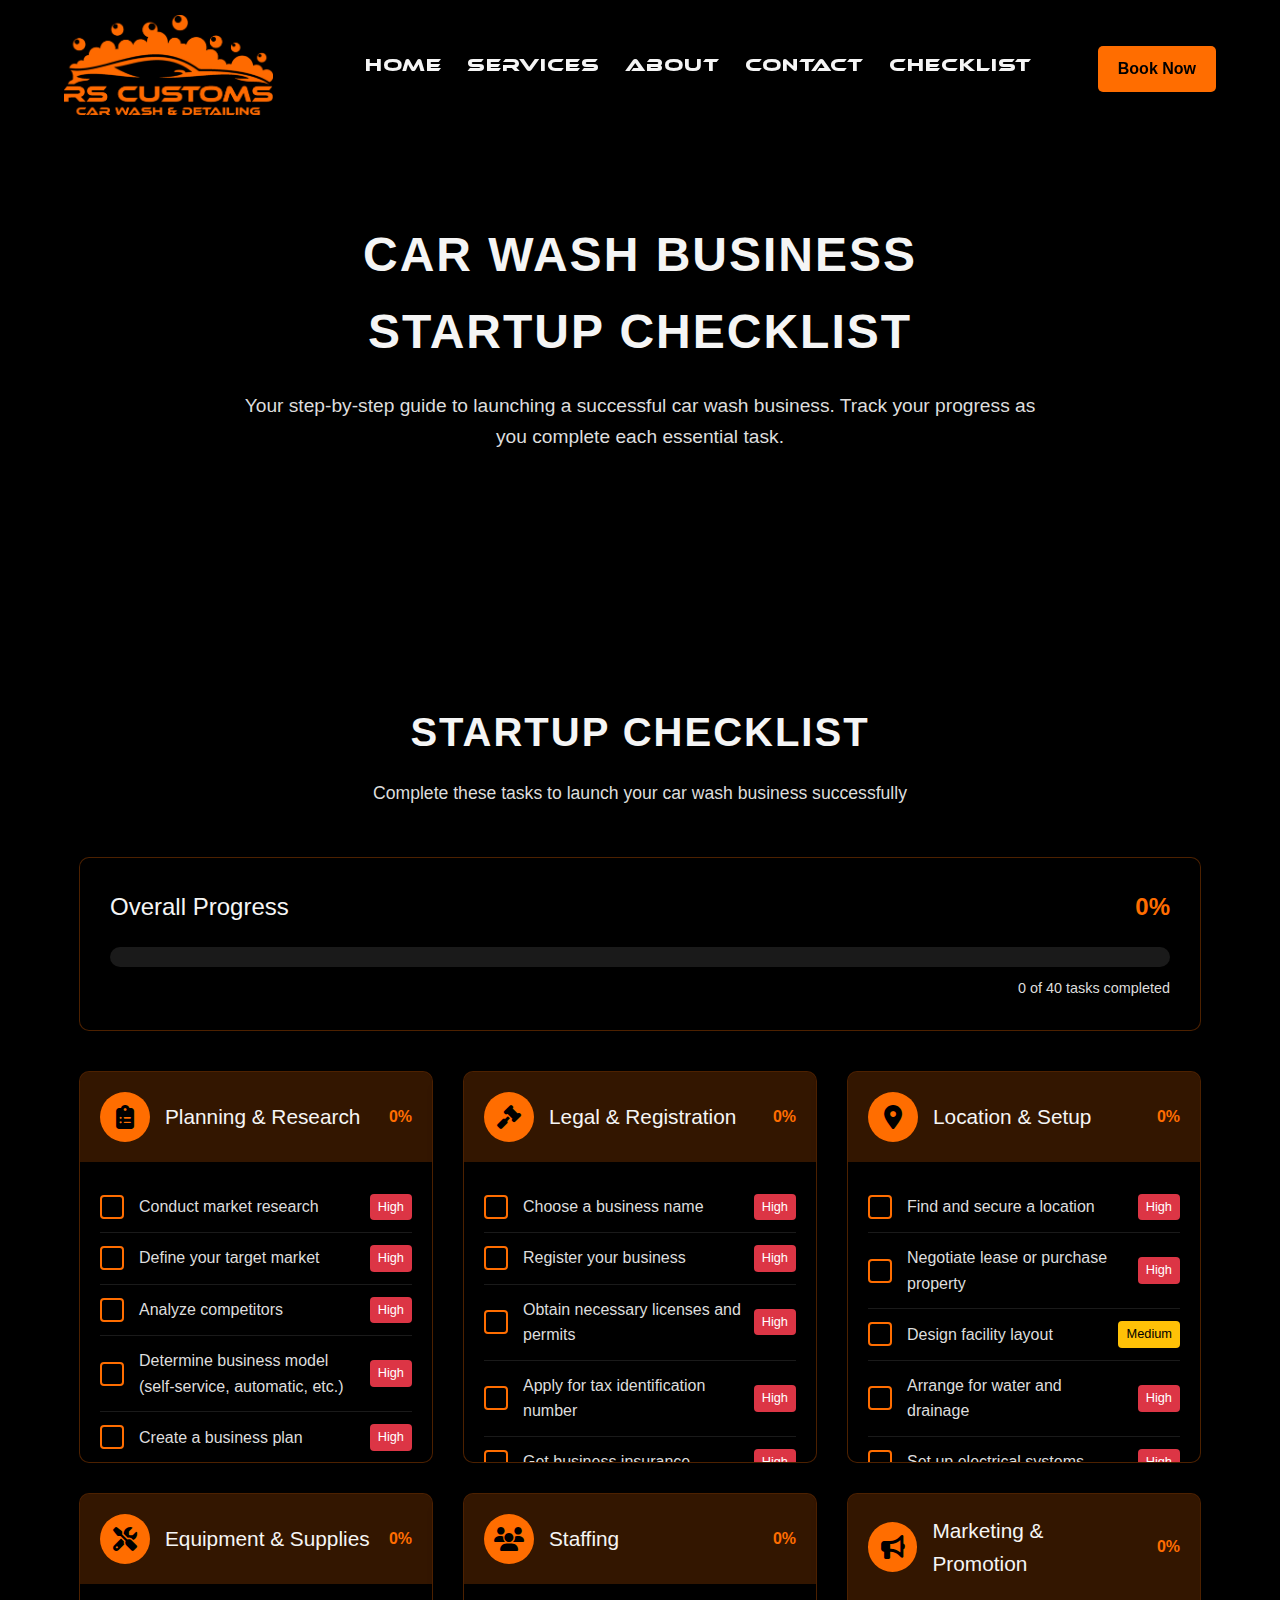
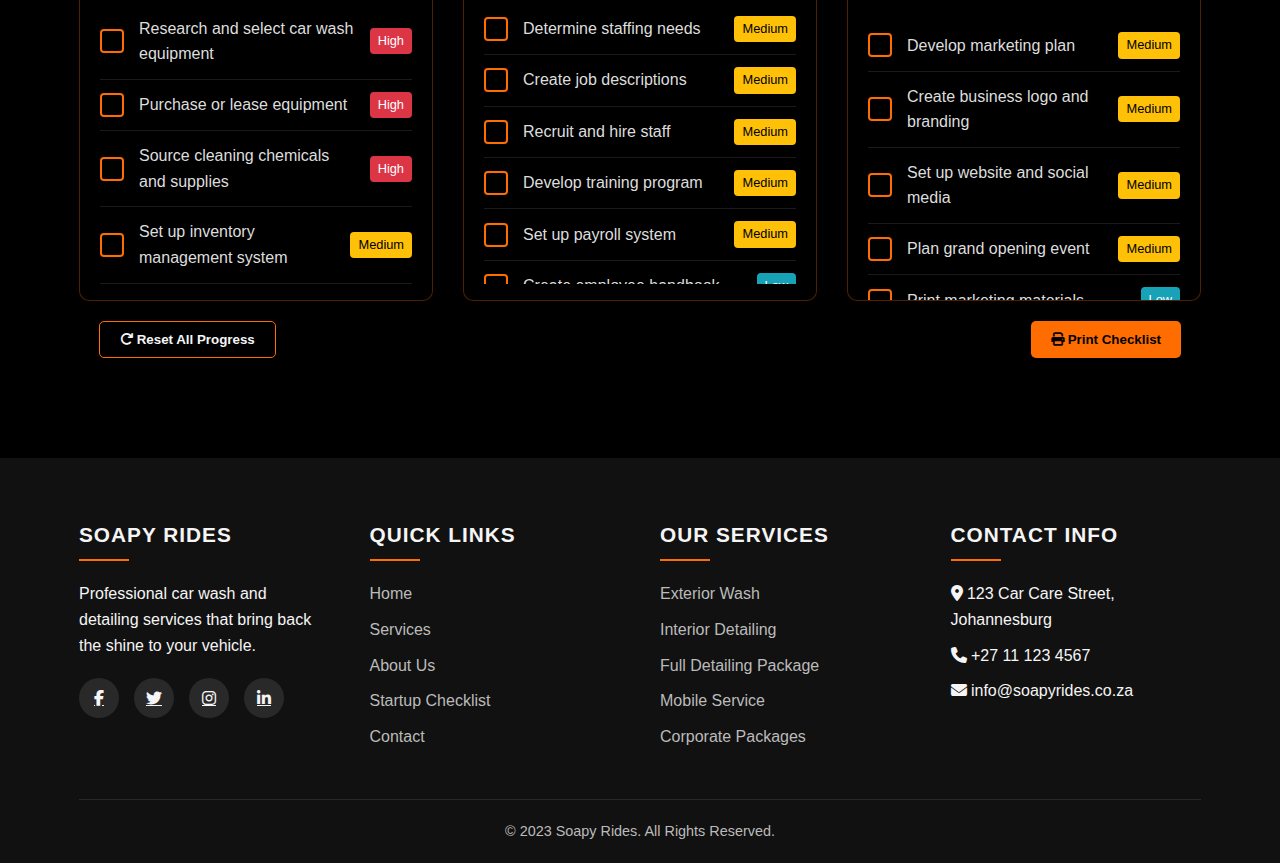
<file: checklist.html>
<!DOCTYPE html>
<html lang="en">
<head>
    <meta charset="UTF-8">
    <meta name="viewport" content="width=device-width, initial-scale=1.0">
    <title>Car Wash Business Startup Checklist | Soapy Rides</title>
    <link rel="stylesheet" href="https://cdnjs.cloudflare.com/ajax/libs/font-awesome/6.4.0/css/all.min.css">
    <style>
        /* Reset and Base Styles */
        * {
            margin: 0;
            padding: 0;
            box-sizing: border-box;
            font-family: 'Segoe UI', Tahoma, Geneva, Verdana, sans-serif;
        }

        :root {
            --primary: #ff6d00;
            --secondary: #000000;
            --light: #f5f5f5;
            --dark: #333;
            --gray: #6c757d;
            --success: #28a745;
        }

        html {
            scroll-behavior: smooth;
        }

        /* ===== CUSTOM SCROLLBARS ===== */
        ::-webkit-scrollbar {
            width: 10px;
            height: 10px;
        }

        ::-webkit-scrollbar-track {
            background: #1a1a1a;
            border-left: 1px solid #333;
        }

        ::-webkit-scrollbar-thumb {
            background: linear-gradient(180deg, #ff6200, #cc4e00);
            border-radius: 10px;
            border: 2px solid #1a1a1a;
        }

        ::-webkit-scrollbar-thumb:hover {
            background: linear-gradient(180deg, #ff7a26, #e05d00);
        }

        ::-webkit-scrollbar-corner {
            background: #1a1a1a;
        }

        /* Firefox Support */
        * {
            scrollbar-width: thin;
            scrollbar-color: #ff6200 #1a1a1a;
        }


        body {
            line-height: 1.6;
            color: var(--light);
            background-color: var(--secondary);
            overflow-x: hidden;
        }

        .container {
            width: 90%;
            max-width: 1200px;
            margin: 0 auto;
            padding: 0 15px;
        }

        /* Header Styles */
        header {
            background-color: rgba(0, 0, 0, 0.9);
            position: fixed;
            width: 100%;
            top: 0;
            z-index: 1000;
            transition: background-color 0.3s;
        }

        .header-container {
            display: flex;
            justify-content: space-between;
            align-items: center;
            padding: 15px 0;
        }

        .logo {
            display: flex;
            align-items: center;
        }

        .logo-img {
            height: 100px; /* Adjust the height as needed */
            width: auto;  /* Keep aspect ratio */
        }

        .logo-text {
            font-size: 28px;
            font-weight: 700;
            color: var(--light);
            margin-left: 10px;
        }

        .logo-text span {
            color: var(--primary);
        }

        nav {
            font-family: 'Ethnocentric-Regular', sans-serif;
            letter-spacing: 1px;
            font-size: 18px;
        }

        @font-face {
            font-family: 'Ethnocentric-Regular';
            src: url('Font/Ethnocentric-Regular.woff2') format('woff2'),
            url('Font/Ethnocentric-Regular.woff') format('woff');
            font-weight: normal;
            font-style: normal;
            font-display: swap;
        }

        nav ul {
            display: flex;
            list-style: none;
        }

        nav ul li {
            margin-left: 25px;
        }

        nav ul li a {
            text-decoration: none;
            color: var(--light);
            font-weight: 500;
            transition: color 0.3s;
            position: relative;
        }

        nav ul li a:hover {
            color: var(--primary);
        }

        nav ul li a::after {
            content: '';
            position: absolute;
            width: 0;
            height: 2px;
            bottom: -5px;
            left: 0;
            background-color: var(--primary);
            transition: width 0.3s;
        }

        nav ul li a:hover::after {
            width: 100%;
        }

        .cta-button {
            background-color: var(--primary);
            color: var(--secondary);
            padding: 10px 20px;
            border-radius: 5px;
            text-decoration: none;
            font-weight: 600;
            transition: all 0.3s;
        }

        .cta-button:hover {
            background-color: #e65c00;
            transform: translateY(-2px);
        }

        .mobile-menu {
            display: none;
            font-size: 24px;
            cursor: pointer;
            color: var(--light);
        }

        /* Hero Section */
        .hero {
            background: linear-gradient(rgba(0, 0, 0, 0.7), rgba(0, 0, 0, 0.7)), url('https://images.unsplash.com/photo-1568605117036-5fe5e7bab0b7?ixlib=rb-4.0.3&auto=format&fit=crop&w=1920&q=80');
            background-size: cover;
            background-position: center;
            background-attachment: fixed;
            height: 60vh;
            display: flex;
            align-items: center;
            text-align: center;
            margin-top: 80px;
        }

        .hero-content {
            max-width: 800px;
            margin: 0 auto;
        }

        .hero h1 {
            font-size: 3rem;
            margin-bottom: 20px;
            text-transform: uppercase;
            letter-spacing: 2px;
        }

        .hero p {
            font-size: 1.2rem;
            margin-bottom: 30px;
            color: #ddd;
        }

        /* Checklist Section */
        .checklist-section {
            padding: 80px 0;
            background: linear-gradient(rgba(0, 0, 0, 0.9), rgba(0, 0, 0, 0.9)), url('https://images.unsplash.com/photo-1507136566006-cfc505b114fc?ixlib=rb-4.0.3&auto=format&fit=crop&w=1920&q=80');
            background-size: cover;
            background-position: center;
            background-attachment: fixed;
        }

        .section-title {
            text-align: center;
            margin-bottom: 50px;
        }

        .section-title h2 {
            font-size: 2.5rem;
            color: var(--light);
            margin-bottom: 15px;
            text-transform: uppercase;
            letter-spacing: 2px;
        }

        .section-title p {
            color: #ddd;
            max-width: 700px;
            margin: 0 auto;
            font-size: 1.1rem;
        }

        .progress-container {
            background-color: rgba(0, 0, 0, 0.7);
            border-radius: 10px;
            padding: 30px;
            margin-bottom: 40px;
            box-shadow: 0 10px 30px rgba(0, 0, 0, 0.5);
            border: 1px solid rgba(255, 109, 0, 0.3);
        }

        .progress-header {
            display: flex;
            justify-content: space-between;
            align-items: center;
            margin-bottom: 20px;
        }

        .progress-title {
            font-size: 1.5rem;
            color: var(--light);
        }

        .progress-percentage {
            font-size: 1.5rem;
            font-weight: 700;
            color: var(--primary);
        }

        .progress-bar {
            height: 20px;
            background-color: rgba(255, 255, 255, 0.1);
            border-radius: 10px;
            overflow: hidden;
            margin-bottom: 10px;
        }

        .progress-fill {
            height: 100%;
            background-color: var(--primary);
            border-radius: 10px;
            transition: width 0.5s ease;
            width: 0%;
        }

        .progress-text {
            text-align: right;
            color: #ddd;
            font-size: 0.9rem;
        }

        .checklist-categories {
            display: grid;
            grid-template-columns: repeat(auto-fit, minmax(300px, 1fr));
            gap: 30px;
        }

        .category-card {
            background-color: rgba(0, 0, 0, 0.7);
            border-radius: 10px;
            overflow: hidden;
            box-shadow: 0 10px 30px rgba(0, 0, 0, 0.5);
            border: 1px solid rgba(255, 109, 0, 0.3);
            transition: transform 0.3s;
        }

        .category-card:hover {
            transform: translateY(-5px);
        }

        .category-header {
            background-color: rgba(255, 109, 0, 0.2);
            padding: 20px;
            display: flex;
            align-items: center;
            gap: 15px;
        }

        .category-icon {
            width: 50px;
            height: 50px;
            background-color: var(--primary);
            border-radius: 50%;
            display: flex;
            align-items: center;
            justify-content: center;
            font-size: 1.5rem;
            color: var(--secondary);
        }

        .category-title {
            font-size: 1.3rem;
            color: var(--light);
        }

        .category-progress {
            margin-left: auto;
            font-weight: 700;
            color: var(--primary);
        }

        .checklist-items {
            padding: 20px;
            max-height: 300px;
            overflow-y: auto;
        }

        .checklist-item {
            display: flex;
            align-items: center;
            padding: 12px 0;
            border-bottom: 1px solid rgba(255, 255, 255, 0.1);
        }

        .checklist-item:last-child {
            border-bottom: none;
        }

        .checklist-checkbox {
            width: 24px;
            height: 24px;
            border: 2px solid var(--primary);
            border-radius: 4px;
            margin-right: 15px;
            cursor: pointer;
            display: flex;
            align-items: center;
            justify-content: center;
            transition: all 0.3s;
        }

        .checklist-checkbox.checked {
            background-color: var(--primary);
        }

        .checklist-checkbox.checked::after {
            content: '✓';
            color: var(--secondary);
            font-weight: bold;
        }

        .checklist-text {
            flex: 1;
            color: #ddd;
        }

        .checklist-item.completed .checklist-text {
            text-decoration: line-through;
            color: #888;
        }

        .checklist-priority {
            font-size: 0.8rem;
            padding: 3px 8px;
            border-radius: 4px;
            margin-left: 10px;
        }

        .priority-high {
            background-color: #dc3545;
            color: white;
        }

        .priority-medium {
            background-color: #ffc107;
            color: var(--secondary);
        }

        .priority-low {
            background-color: #17a2b8;
            color: white;
        }

        .checklist-actions {
            padding: 20px;
            background-color: rgba(0, 0, 0, 0.5);
            display: flex;
            justify-content: space-between;
        }

        .action-button {
            background-color: var(--primary);
            color: var(--secondary);
            border: none;
            padding: 10px 20px;
            border-radius: 5px;
            font-weight: 600;
            cursor: pointer;
            transition: all 0.3s;
        }

        .action-button:hover {
            background-color: #e65c00;
            transform: translateY(-2px);
        }

        .action-button.secondary {
            background-color: transparent;
            color: var(--light);
            border: 1px solid var(--primary);
        }

        .action-button.secondary:hover {
            background-color: rgba(255, 109, 0, 0.1);
        }

        /* Footer */
        footer {
            background-color: #111;
            color: var(--light);
            padding: 60px 0 20px;
        }

        .footer-container {
            display: grid;
            grid-template-columns: repeat(auto-fit, minmax(200px, 1fr));
            gap: 40px;
            margin-bottom: 40px;
        }

        .footer-col h3 {
            font-size: 1.3rem;
            margin-bottom: 20px;
            position: relative;
            padding-bottom: 10px;
            color: var(--light);
            text-transform: uppercase;
            letter-spacing: 1px;
        }

        .footer-col h3::after {
            content: '';
            position: absolute;
            left: 0;
            bottom: 0;
            width: 50px;
            height: 2px;
            background-color: var(--primary);
        }

        .footer-col ul {
            list-style: none;
        }

        .footer-col ul li {
            margin-bottom: 10px;
        }

        .footer-col ul li a {
            color: #bbb;
            text-decoration: none;
            transition: color 0.3s;
        }

        .footer-col ul li a:hover {
            color: var(--primary);
        }

        .social-links {
            display: flex;
            gap: 15px;
            margin-top: 20px;
        }

        .social-links a {
            display: flex;
            align-items: center;
            justify-content: center;
            width: 40px;
            height: 40px;
            background-color: rgba(255, 255, 255, 0.1);
            border-radius: 50%;
            color: var(--light);
            transition: all 0.3s;
        }

        .social-links a:hover {
            background-color: var(--primary);
            color: var(--secondary);
            transform: translateY(-3px);
        }

        .copyright {
            text-align: center;
            padding-top: 20px;
            border-top: 1px solid rgba(255, 255, 255, 0.1);
            color: #bbb;
            font-size: 0.9rem;
        }

        nav, nav * {
            font-family: 'Ethnocentric-Regular', sans-serif !important;
        }

        /* Responsive Styles */
        @media (max-width: 768px) {
            nav {
                display: none;
                position: absolute;
                top: 100%;
                left: 0;
                width: 100%;
                background-color: rgba(0, 0, 0, 0.9);
                padding: 20px;
            }

            nav.active {
                display: block;
            }

            nav ul {
                flex-direction: column;
                gap: 15px;
            }

            nav ul li {
                margin-left: 0;
            }

            .mobile-menu {
                display: block;
            }

            .hero h1 {
                font-size: 2.5rem;
            }

            .checklist-actions {
                flex-direction: column;
                gap: 10px;
            }

            .action-button {
                width: 100%;
            }
        }

        @media (max-width: 576px) {
            .section-title h2 {
                font-size: 2rem;
            }

            .hero h1 {
                font-size: 2rem;
            }

            .hero p {
                font-size: 1rem;
            }
        }
    </style>
</head>
<body>
<!-- Header -->
<header>
    <div class="container header-container">

        <div class="logo">
            <a href="#home">
                <img src="Images/LogoTest3.jpg" alt="Soapy Rides Logo" class="logo-img">
            </a>
        </div>

        <nav id="mainNav">
            <ul>
                <li><a href="index.html">Home</a></li>
                <li><a href="index.html#services">Services</a></li>
                <li><a href="index.html#about">About</a></li>
                <li><a href="index.html#contact">Contact</a></li>
                <li><a href="checklist.html" class="active">Checklist</a></li>
            </ul>
        </nav>
        <a href="index.html#contact" class="cta-button">Book Now</a>
        <div class="mobile-menu" id="mobileMenu">
            <i class="fas fa-bars"></i>
        </div>
    </div>
</header>

<!-- Hero Section -->
<section class="hero">
    <div class="container">
        <div class="hero-content">
            <h1>Car Wash Business Startup Checklist</h1>
            <p>Your step-by-step guide to launching a successful car wash business. Track your progress as you complete each essential task.</p>
        </div>
    </div>
</section>

<!-- Checklist Section -->
<section class="checklist-section">
    <div class="container">
        <div class="section-title">
            <h2>Startup Checklist</h2>
            <p>Complete these tasks to launch your car wash business successfully</p>
        </div>

        <!-- Progress Overview -->
        <div class="progress-container">
            <div class="progress-header">
                <div class="progress-title">Overall Progress</div>
                <div class="progress-percentage" id="overallProgress">0%</div>
            </div>
            <div class="progress-bar">
                <div class="progress-fill" id="progressFill"></div>
            </div>
            <div class="progress-text" id="progressText">0 of 42 tasks completed</div>
        </div>

        <!-- Checklist Categories -->
        <div class="checklist-categories">
            <!-- Planning & Research -->
            <div class="category-card">
                <div class="category-header">
                    <div class="category-icon">
                        <i class="fas fa-clipboard-list"></i>
                    </div>
                    <div class="category-title">Planning & Research</div>
                    <div class="category-progress" id="planningProgress">0%</div>
                </div>
                <div class="checklist-items">
                    <div class="checklist-item" data-category="planning">
                        <div class="checklist-checkbox"></div>
                        <div class="checklist-text">Conduct market research</div>
                        <span class="checklist-priority priority-high">High</span>
                    </div>
                    <div class="checklist-item" data-category="planning">
                        <div class="checklist-checkbox"></div>
                        <div class="checklist-text">Define your target market</div>
                        <span class="checklist-priority priority-high">High</span>
                    </div>
                    <div class="checklist-item" data-category="planning">
                        <div class="checklist-checkbox"></div>
                        <div class="checklist-text">Analyze competitors</div>
                        <span class="checklist-priority priority-high">High</span>
                    </div>
                    <div class="checklist-item" data-category="planning">
                        <div class="checklist-checkbox"></div>
                        <div class="checklist-text">Determine business model (self-service, automatic, etc.)</div>
                        <span class="checklist-priority priority-high">High</span>
                    </div>
                    <div class="checklist-item" data-category="planning">
                        <div class="checklist-checkbox"></div>
                        <div class="checklist-text">Create a business plan</div>
                        <span class="checklist-priority priority-high">High</span>
                    </div>
                    <div class="checklist-item" data-category="planning">
                        <div class="checklist-checkbox"></div>
                        <div class="checklist-text">Set business goals and objectives</div>
                        <span class="checklist-priority priority-medium">Medium</span>
                    </div>
                    <div class="checklist-item" data-category="planning">
                        <div class="checklist-checkbox"></div>
                        <div class="checklist-text">Develop pricing strategy</div>
                        <span class="checklist-priority priority-medium">Medium</span>
                    </div>
                </div>
            </div>

            <!-- Legal & Registration -->
            <div class="category-card">
                <div class="category-header">
                    <div class="category-icon">
                        <i class="fas fa-gavel"></i>
                    </div>
                    <div class="category-title">Legal & Registration</div>
                    <div class="category-progress" id="legalProgress">0%</div>
                </div>
                <div class="checklist-items">
                    <div class="checklist-item" data-category="legal">
                        <div class="checklist-checkbox"></div>
                        <div class="checklist-text">Choose a business name</div>
                        <span class="checklist-priority priority-high">High</span>
                    </div>
                    <div class="checklist-item" data-category="legal">
                        <div class="checklist-checkbox"></div>
                        <div class="checklist-text">Register your business</div>
                        <span class="checklist-priority priority-high">High</span>
                    </div>
                    <div class="checklist-item" data-category="legal">
                        <div class="checklist-checkbox"></div>
                        <div class="checklist-text">Obtain necessary licenses and permits</div>
                        <span class="checklist-priority priority-high">High</span>
                    </div>
                    <div class="checklist-item" data-category="legal">
                        <div class="checklist-checkbox"></div>
                        <div class="checklist-text">Apply for tax identification number</div>
                        <span class="checklist-priority priority-high">High</span>
                    </div>
                    <div class="checklist-item" data-category="legal">
                        <div class="checklist-checkbox"></div>
                        <div class="checklist-text">Get business insurance</div>
                        <span class="checklist-priority priority-high">High</span>
                    </div>
                    <div class="checklist-item" data-category="legal">
                        <div class="checklist-checkbox"></div>
                        <div class="checklist-text">Check zoning regulations</div>
                        <span class="checklist-priority priority-medium">Medium</span>
                    </div>
                    <div class="checklist-item" data-category="legal">
                        <div class="checklist-checkbox"></div>
                        <div class="checklist-text">Set up business banking account</div>
                        <span class="checklist-priority priority-medium">Medium</span>
                    </div>
                </div>
            </div>

            <!-- Location & Setup -->
            <div class="category-card">
                <div class="category-header">
                    <div class="category-icon">
                        <i class="fas fa-map-marker-alt"></i>
                    </div>
                    <div class="category-title">Location & Setup</div>
                    <div class="category-progress" id="locationProgress">0%</div>
                </div>
                <div class="checklist-items">
                    <div class="checklist-item" data-category="location">
                        <div class="checklist-checkbox"></div>
                        <div class="checklist-text">Find and secure a location</div>
                        <span class="checklist-priority priority-high">High</span>
                    </div>
                    <div class="checklist-item" data-category="location">
                        <div class="checklist-checkbox"></div>
                        <div class="checklist-text">Negotiate lease or purchase property</div>
                        <span class="checklist-priority priority-high">High</span>
                    </div>
                    <div class="checklist-item" data-category="location">
                        <div class="checklist-checkbox"></div>
                        <div class="checklist-text">Design facility layout</div>
                        <span class="checklist-priority priority-medium">Medium</span>
                    </div>
                    <div class="checklist-item" data-category="location">
                        <div class="checklist-checkbox"></div>
                        <div class="checklist-text">Arrange for water and drainage</div>
                        <span class="checklist-priority priority-high">High</span>
                    </div>
                    <div class="checklist-item" data-category="location">
                        <div class="checklist-checkbox"></div>
                        <div class="checklist-text">Set up electrical systems</div>
                        <span class="checklist-priority priority-high">High</span>
                    </div>
                    <div class="checklist-item" data-category="location">
                        <div class="checklist-checkbox"></div>
                        <div class="checklist-text">Install car wash equipment</div>
                        <span class="checklist-priority priority-high">High</span>
                    </div>
                    <div class="checklist-item" data-category="location">
                        <div class="checklist-checkbox"></div>
                        <div class="checklist-text">Set up payment systems</div>
                        <span class="checklist-priority priority-medium">Medium</span>
                    </div>
                </div>
            </div>

            <!-- Equipment & Supplies -->
            <div class="category-card">
                <div class="category-header">
                    <div class="category-icon">
                        <i class="fas fa-tools"></i>
                    </div>
                    <div class="category-title">Equipment & Supplies</div>
                    <div class="category-progress" id="equipmentProgress">0%</div>
                </div>
                <div class="checklist-items">
                    <div class="checklist-item" data-category="equipment">
                        <div class="checklist-checkbox"></div>
                        <div class="checklist-text">Research and select car wash equipment</div>
                        <span class="checklist-priority priority-high">High</span>
                    </div>
                    <div class="checklist-item" data-category="equipment">
                        <div class="checklist-checkbox"></div>
                        <div class="checklist-text">Purchase or lease equipment</div>
                        <span class="checklist-priority priority-high">High</span>
                    </div>
                    <div class="checklist-item" data-category="equipment">
                        <div class="checklist-checkbox"></div>
                        <div class="checklist-text">Source cleaning chemicals and supplies</div>
                        <span class="checklist-priority priority-high">High</span>
                    </div>
                    <div class="checklist-item" data-category="equipment">
                        <div class="checklist-checkbox"></div>
                        <div class="checklist-text">Set up inventory management system</div>
                        <span class="checklist-priority priority-medium">Medium</span>
                    </div>
                    <div class="checklist-item" data-category="equipment">
                        <div class="checklist-checkbox"></div>
                        <div class="checklist-text">Purchase point-of-sale system</div>
                        <span class="checklist-priority priority-medium">Medium</span>
                    </div>
                    <div class="checklist-item" data-category="equipment">
                        <div class="checklist-checkbox"></div>
                        <div class="checklist-text">Acquire safety equipment</div>
                        <span class="checklist-priority priority-medium">Medium</span>
                    </div>
                    <div class="checklist-item" data-category="equipment">
                        <div class="checklist-checkbox"></div>
                        <div class="checklist-text">Set up maintenance schedule for equipment</div>
                        <span class="checklist-priority priority-low">Low</span>
                    </div>
                </div>
            </div>

            <!-- Staffing -->
            <div class="category-card">
                <div class="category-header">
                    <div class="category-icon">
                        <i class="fas fa-users"></i>
                    </div>
                    <div class="category-title">Staffing</div>
                    <div class="category-progress" id="staffingProgress">0%</div>
                </div>
                <div class="checklist-items">
                    <div class="checklist-item" data-category="staffing">
                        <div class="checklist-checkbox"></div>
                        <div class="checklist-text">Determine staffing needs</div>
                        <span class="checklist-priority priority-medium">Medium</span>
                    </div>
                    <div class="checklist-item" data-category="staffing">
                        <div class="checklist-checkbox"></div>
                        <div class="checklist-text">Create job descriptions</div>
                        <span class="checklist-priority priority-medium">Medium</span>
                    </div>
                    <div class="checklist-item" data-category="staffing">
                        <div class="checklist-checkbox"></div>
                        <div class="checklist-text">Recruit and hire staff</div>
                        <span class="checklist-priority priority-medium">Medium</span>
                    </div>
                    <div class="checklist-item" data-category="staffing">
                        <div class="checklist-checkbox"></div>
                        <div class="checklist-text">Develop training program</div>
                        <span class="checklist-priority priority-medium">Medium</span>
                    </div>
                    <div class="checklist-item" data-category="staffing">
                        <div class="checklist-checkbox"></div>
                        <div class="checklist-text">Set up payroll system</div>
                        <span class="checklist-priority priority-medium">Medium</span>
                    </div>
                    <div class="checklist-item" data-category="staffing">
                        <div class="checklist-checkbox"></div>
                        <div class="checklist-text">Create employee handbook</div>
                        <span class="checklist-priority priority-low">Low</span>
                    </div>
                </div>
            </div>

            <!-- Marketing & Promotion -->
            <div class="category-card">
                <div class="category-header">
                    <div class="category-icon">
                        <i class="fas fa-bullhorn"></i>
                    </div>
                    <div class="category-title">Marketing & Promotion</div>
                    <div class="category-progress" id="marketingProgress">0%</div>
                </div>
                <div class="checklist-items">
                    <div class="checklist-item" data-category="marketing">
                        <div class="checklist-checkbox"></div>
                        <div class="checklist-text">Develop marketing plan</div>
                        <span class="checklist-priority priority-medium">Medium</span>
                    </div>
                    <div class="checklist-item" data-category="marketing">
                        <div class="checklist-checkbox"></div>
                        <div class="checklist-text">Create business logo and branding</div>
                        <span class="checklist-priority priority-medium">Medium</span>
                    </div>
                    <div class="checklist-item" data-category="marketing">
                        <div class="checklist-checkbox"></div>
                        <div class="checklist-text">Set up website and social media</div>
                        <span class="checklist-priority priority-medium">Medium</span>
                    </div>
                    <div class="checklist-item" data-category="marketing">
                        <div class="checklist-checkbox"></div>
                        <div class="checklist-text">Plan grand opening event</div>
                        <span class="checklist-priority priority-medium">Medium</span>
                    </div>
                    <div class="checklist-item" data-category="marketing">
                        <div class="checklist-checkbox"></div>
                        <div class="checklist-text">Print marketing materials</div>
                        <span class="checklist-priority priority-low">Low</span>
                    </div>
                    <div class="checklist-item" data-category="marketing">
                        <div class="checklist-checkbox"></div>
                        <div class="checklist-text">Develop loyalty programs</div>
                        <span class="checklist-priority priority-low">Low</span>
                    </div>
                </div>
            </div>
        </div>

        <!-- Action Buttons -->
        <div class="checklist-actions">
            <button class="action-button secondary" id="resetButton">
                <i class="fas fa-redo"></i> Reset All Progress
            </button>
            <button class="action-button" id="printButton">
                <i class="fas fa-print"></i> Print Checklist
            </button>
        </div>
    </div>
</section>

<!-- Footer -->
<footer>
    <div class="container">
        <div class="footer-container">
            <div class="footer-col">
                <h3>Soapy Rides</h3>
                <p>Professional car wash and detailing services that bring back the shine to your vehicle.</p>
                <div class="social-links">
                    <a href="#"><i class="fab fa-facebook-f"></i></a>
                    <a href="#"><i class="fab fa-twitter"></i></a>
                    <a href="#"><i class="fab fa-instagram"></i></a>
                    <a href="#"><i class="fab fa-linkedin-in"></i></a>
                </div>
            </div>
            <div class="footer-col">
                <h3>Quick Links</h3>
                <ul>
                    <li><a href="index.html">Home</a></li>
                    <li><a href="index.html#services">Services</a></li>
                    <li><a href="index.html#about">About Us</a></li>
                    <li><a href="checklist.html">Startup Checklist</a></li>
                    <li><a href="index.html#contact">Contact</a></li>
                </ul>
            </div>
            <div class="footer-col">
                <h3>Our Services</h3>
                <ul>
                    <li><a href="#">Exterior Wash</a></li>
                    <li><a href="#">Interior Detailing</a></li>
                    <li><a href="#">Full Detailing Package</a></li>
                    <li><a href="#">Mobile Service</a></li>
                    <li><a href="#">Corporate Packages</a></li>
                </ul>
            </div>
            <div class="footer-col">
                <h3>Contact Info</h3>
                <ul>
                    <li><i class="fas fa-map-marker-alt"></i> 123 Car Care Street, Johannesburg</li>
                    <li><i class="fas fa-phone"></i> +27 11 123 4567</li>
                    <li><i class="fas fa-envelope"></i> info@soapyrides.co.za</li>
                </ul>
            </div>
        </div>
        <div class="copyright">
            <p>&copy; 2023 Soapy Rides. All Rights Reserved.</p>
        </div>
    </div>
</footer>

<script>
  // Mobile Menu Toggle
  document.getElementById('mobileMenu').addEventListener('click', function() {
    const nav = document.getElementById('mainNav');
    nav.classList.toggle('active');
  });

  // Checklist Functionality
  document.addEventListener('DOMContentLoaded', function() {
    // Load saved progress from localStorage
    loadProgress();

    // Add event listeners to all checkboxes
    document.querySelectorAll('.checklist-checkbox').forEach(checkbox => {
      checkbox.addEventListener('click', function() {
        const item = this.parentElement;
        item.classList.toggle('completed');
        this.classList.toggle('checked');

        // Save progress to localStorage
        saveProgress();

        // Update progress indicators
        updateProgress();
      });
    });

    // Reset button functionality
    document.getElementById('resetButton').addEventListener('click', function() {
      if(confirm('Are you sure you want to reset all progress?')) {
        document.querySelectorAll('.checklist-item').forEach(item => {
          item.classList.remove('completed');
          item.querySelector('.checklist-checkbox').classList.remove('checked');
        });

        // Save progress to localStorage
        saveProgress();

        // Update progress indicators
        updateProgress();
      }
    });

    // Print button functionality
    document.getElementById('printButton').addEventListener('click', function() {
      window.print();
    });

    // Update progress indicators
    updateProgress();
  });

  // Save progress to localStorage
  function saveProgress() {
    const progress = {};
    document.querySelectorAll('.checklist-item').forEach((item, index) => {
      progress[index] = item.classList.contains('completed');
    });
    localStorage.setItem('carWashChecklistProgress', JSON.stringify(progress));
  }

  // Load progress from localStorage
  function loadProgress() {
    const savedProgress = localStorage.getItem('carWashChecklistProgress');
    if (savedProgress) {
      const progress = JSON.parse(savedProgress);
      document.querySelectorAll('.checklist-item').forEach((item, index) => {
        if (progress[index]) {
          item.classList.add('completed');
          item.querySelector('.checklist-checkbox').classList.add('checked');
        }
      });
    }
  }

  // Update progress indicators
  function updateProgress() {
    // Overall progress
    const totalItems = document.querySelectorAll('.checklist-item').length;
    const completedItems = document.querySelectorAll('.checklist-item.completed').length;
    const overallPercentage = Math.round((completedItems / totalItems) * 100);

    document.getElementById('overallProgress').textContent = `${overallPercentage}%`;
    document.getElementById('progressFill').style.width = `${overallPercentage}%`;
    document.getElementById('progressText').textContent = `${completedItems} of ${totalItems} tasks completed`;

    // Category progress
    const categories = ['planning', 'legal', 'location', 'equipment', 'staffing', 'marketing'];

    categories.forEach(category => {
      const categoryItems = document.querySelectorAll(`.checklist-item[data-category="${category}"]`);
      const completedCategoryItems = document.querySelectorAll(`.checklist-item[data-category="${category}"].completed`);
      const categoryPercentage = Math.round((completedCategoryItems.length / categoryItems.length) * 100);

      document.getElementById(`${category}Progress`).textContent = `${categoryPercentage}%`;
    });
  }
</script>
</body>
</html>
</file>
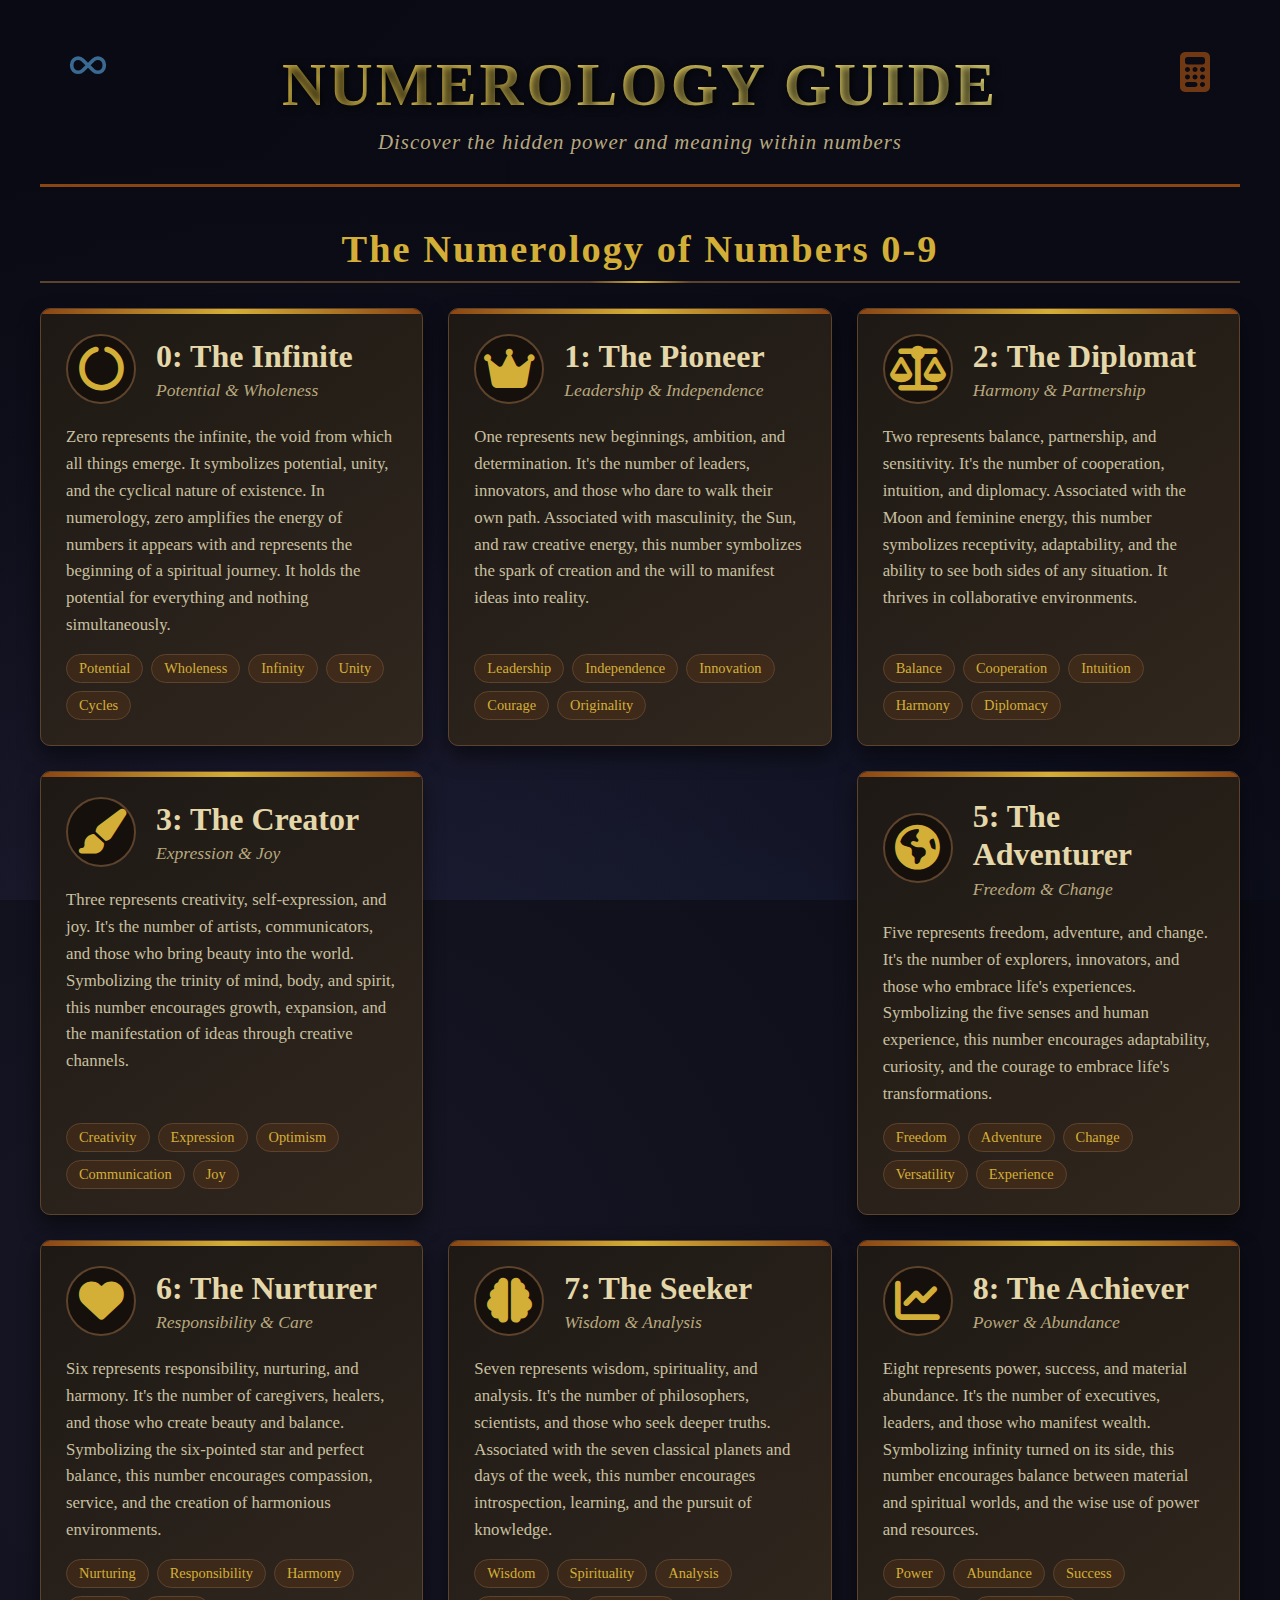
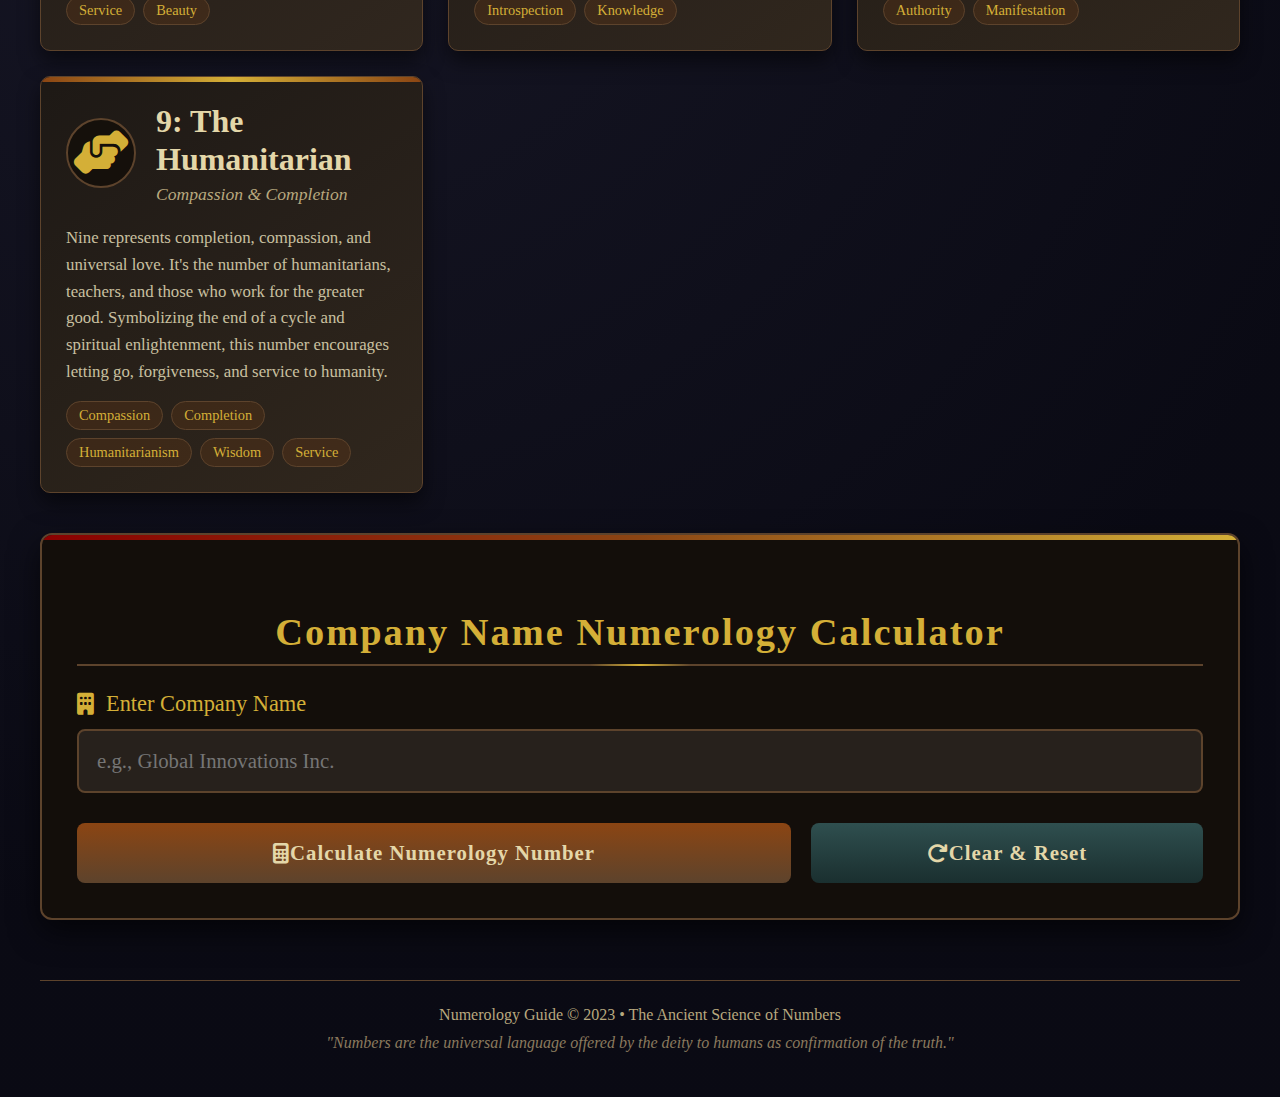
<file: numerology.html>
<!DOCTYPE html>
<html lang="en">
<head>
    <meta charset="UTF-8">
    <meta name="viewport" content="width=device-width, initial-scale=1.0">
    <title>Numerology Guide - The Power of Numbers</title>
    <link rel="stylesheet" href="https://cdnjs.cloudflare.com/ajax/libs/font-awesome/6.4.0/css/all.min.css">
    <style>
        * {
            margin: 0;
            padding: 0;
            box-sizing: border-box;
            font-family: 'Cinzel', 'Times New Roman', serif;
        }

        body {
            background-color: #0c0c14;
            color: #e4d7a9;
            background-image: linear-gradient(135deg, #0c0c14 0%, #1a1a2e 50%, #16213e 100%);
            background-size: cover;
            background-attachment: fixed;
            min-height: 100vh;
            padding: 20px;
            position: relative;
        }

        body::before {
            content: '';
            position: absolute;
            top: 0;
            left: 0;
            width: 100%;
            height: 100%;
            background: radial-gradient(circle at 20% 50%, rgba(120, 119, 198, 0.1) 0%, rgba(10, 10, 20, 0.95) 70%);
            z-index: -1;
        }

        .container {
            max-width: 1200px;
            margin: 0 auto;
            position: relative;
        }

        header {
            text-align: center;
            padding: 30px 0;
            margin-bottom: 30px;
            border-bottom: 3px solid #8b4513;
            position: relative;
        }

        h1 {
            font-size: 3.8rem;
            color: #d4af37;
            text-shadow: 2px 2px 8px rgba(0, 0, 0, 0.8);
            letter-spacing: 3px;
            margin-bottom: 10px;
            background: linear-gradient(to right, #d4af37, #f7ef8a);
            -webkit-background-clip: text;
            background-clip: text;
            color: transparent;
        }

        .subtitle {
            font-size: 1.3rem;
            color: #b8a87e;
            font-style: italic;
            letter-spacing: 1px;
            margin-top: 10px;
        }

        .mathematical-symbol {
            font-size: 2.5rem;
            color: #8b4513;
            position: absolute;
            top: 30px;
            right: 30px;
            opacity: 0.8;
        }

        .divine-symbol {
            position: absolute;
            top: 30px;
            left: 30px;
            color: #4682b4;
            font-size: 1.8rem;
            opacity: 0.8;
        }

        .section-title {
            font-size: 2.4rem;
            color: #d4af37;
            margin: 40px 0 25px;
            text-align: center;
            border-bottom: 2px solid #5d432c;
            padding-bottom: 10px;
            letter-spacing: 2px;
            position: relative;
        }

        .section-title::after {
            content: '';
            position: absolute;
            bottom: -2px;
            left: 50%;
            transform: translateX(-50%);
            width: 100px;
            height: 2px;
            background: linear-gradient(90deg, transparent, #d4af37, transparent);
        }

        .numerology-grid {
            display: grid;
            grid-template-columns: repeat(auto-fill, minmax(320px, 1fr));
            gap: 25px;
            margin-bottom: 40px;
        }

        .number-card {
            background: linear-gradient(145deg, rgba(30, 25, 20, 0.95), rgba(50, 40, 30, 0.95));
            border: 1px solid #5d432c;
            border-radius: 10px;
            padding: 25px;
            box-shadow: 0 10px 20px rgba(0, 0, 0, 0.5);
            transition: transform 0.4s, box-shadow 0.4s;
            position: relative;
            overflow: hidden;
            height: 100%;
            display: flex;
            flex-direction: column;
        }

        .number-card:hover {
            transform: translateY(-8px);
            box-shadow: 0 15px 25px rgba(0, 0, 0, 0.7);
            border-color: #d4af37;
        }

        .number-card::before {
            content: '';
            position: absolute;
            top: 0;
            left: 0;
            width: 100%;
            height: 5px;
            background: linear-gradient(90deg, #8b4513, #d4af37, #8b4513);
        }

        .number-header {
            display: flex;
            align-items: center;
            margin-bottom: 20px;
        }

        .number-icon {
            font-size: 2.8rem;
            color: #d4af37;
            margin-right: 20px;
            width: 70px;
            height: 70px;
            display: flex;
            align-items: center;
            justify-content: center;
            background: rgba(20, 15, 10, 0.9);
            border-radius: 50%;
            border: 2px solid #5d432c;
            flex-shrink: 0;
        }

        .number-title {
            font-size: 2rem;
            color: #e4d7a9;
            line-height: 1.2;
        }

        .number-subtitle {
            font-size: 1.1rem;
            color: #b8a87e;
            font-style: italic;
            margin-top: 5px;
        }

        .number-meaning {
            font-size: 1.05rem;
            line-height: 1.6;
            color: #c9c0a0;
            flex-grow: 1;
        }

        .number-keywords {
            margin-top: 15px;
            display: flex;
            flex-wrap: wrap;
            gap: 8px;
        }

        .keyword {
            background: rgba(139, 69, 19, 0.2);
            color: #d4af37;
            padding: 5px 12px;
            border-radius: 20px;
            font-size: 0.9rem;
            border: 1px solid #5d432c;
        }

        .calculator-section {
            background: rgba(20, 15, 10, 0.95);
            border: 2px solid #5d432c;
            border-radius: 12px;
            padding: 35px;
            margin-top: 40px;
            box-shadow: 0 12px 30px rgba(0, 0, 0, 0.6);
            position: relative;
            overflow: hidden;
        }

        .calculator-section::before {
            content: '';
            position: absolute;
            top: 0;
            left: 0;
            right: 0;
            height: 5px;
            background: linear-gradient(90deg, #8b0000, #8b4513, #d4af37);
        }

        .input-group {
            display: flex;
            flex-direction: column;
            margin-bottom: 30px;
        }

        label {
            font-size: 1.4rem;
            color: #d4af37;
            margin-bottom: 12px;
            display: flex;
            align-items: center;
        }

        label i {
            margin-right: 12px;
        }

        input[type="text"] {
            padding: 18px;
            font-size: 1.3rem;
            background: rgba(40, 35, 30, 0.95);
            border: 2px solid #5d432c;
            border-radius: 8px;
            color: #e4d7a9;
            outline: none;
            transition: all 0.3s;
        }

        input[type="text"]:focus {
            border-color: #d4af37;
            box-shadow: 0 0 15px rgba(212, 175, 55, 0.7);
            transform: translateY(-2px);
        }

        .button-group {
            display: flex;
            gap: 20px;
            margin-top: 25px;
        }

        button {
            padding: 18px 35px;
            font-size: 1.3rem;
            border: none;
            border-radius: 8px;
            cursor: pointer;
            transition: all 0.4s;
            font-weight: bold;
            letter-spacing: 1px;
            display: flex;
            align-items: center;
            justify-content: center;
        }

        .calculate-btn {
            background: linear-gradient(to bottom, #8b4513, #5d432c);
            color: #e4d7a9;
            flex: 2;
        }

        .calculate-btn:hover {
            background: linear-gradient(to bottom, #a0522d, #6d4f35);
            box-shadow: 0 0 20px rgba(139, 69, 19, 0.8);
            transform: translateY(-3px);
        }

        .reset-btn {
            background: linear-gradient(to bottom, #2f4f4f, #1a2f2f);
            color: #e4d7a9;
            flex: 1;
        }

        .reset-btn:hover {
            background: linear-gradient(to bottom, #3a5f5f, #223f3f);
            box-shadow: 0 0 20px rgba(47, 79, 79, 0.7);
            transform: translateY(-3px);
        }

        .result-container {
            margin-top: 35px;
            padding: 30px;
            background: rgba(30, 25, 20, 0.95);
            border-radius: 10px;
            border: 2px solid #5d432c;
            display: none;
            animation: fadeIn 0.8s ease;
        }

        @keyframes fadeIn {
            from { opacity: 0; transform: translateY(20px); }
            to { opacity: 1; transform: translateY(0); }
        }

        .result-title {
            font-size: 2rem;
            color: #d4af37;
            margin-bottom: 20px;
            text-align: center;
        }

        .result-content {
            display: flex;
            flex-direction: column;
            align-items: center;
        }

        .result-number {
            font-size: 6rem;
            color: #d4af37;
            font-weight: bold;
            text-shadow: 3px 3px 10px rgba(0, 0, 0, 0.8);
            margin: 20px 0;
            background: linear-gradient(to right, #d4af37, #f7ef8a);
            -webkit-background-clip: text;
            background-clip: text;
            color: transparent;
        }

        .result-meaning {
            font-size: 1.4rem;
            text-align: center;
            line-height: 1.7;
            color: #c9c0a0;
            max-width: 850px;
            margin-bottom: 25px;
        }

        .calculation-steps {
            margin-top: 30px;
            padding: 25px;
            background: rgba(40, 35, 30, 0.9);
            border-radius: 10px;
            width: 100%;
            border: 1px solid #5d432c;
        }

        .steps-title {
            font-size: 1.4rem;
            color: #d4af37;
            margin-bottom: 15px;
            text-align: center;
        }

        .steps-list {
            list-style-type: none;
            color: #b8a87e;
        }

        .steps-list li {
            padding: 10px 0;
            border-bottom: 1px dashed #5d432c;
            display: flex;
            justify-content: space-between;
        }

        .steps-list li:last-child {
            border-bottom: none;
        }

        footer {
            text-align: center;
            margin-top: 60px;
            padding: 25px;
            color: #b8a87e;
            font-size: 1rem;
            border-top: 1px solid #5d432c;
        }

        .footer-quote {
            font-style: italic;
            margin-top: 10px;
            color: #8b7a5e;
        }

        /* Responsive adjustments */
        @media (max-width: 768px) {
            h1 {
                font-size: 2.8rem;
            }

            .mathematical-symbol, .divine-symbol {
                position: static;
                margin: 10px;
            }

            .button-group {
                flex-direction: column;
            }

            .numerology-grid {
                grid-template-columns: 1fr;
            }

            .number-header {
                flex-direction: column;
                text-align: center;
            }

            .number-icon {
                margin-right: 0;
                margin-bottom: 15px;
            }

            .result-number {
                font-size: 4.5rem;
            }
        }
    </style>
</head>
<body>
<div class="container">
    <header>
        <div class="divine-symbol">
            <i class="fas fa-infinity"></i>
        </div>
        <h1>NUMEROLOGY GUIDE</h1>
        <p class="subtitle">Discover the hidden power and meaning within numbers</p>
        <div class="mathematical-symbol">
            <i class="fas fa-calculator"></i>
        </div>
    </header>

    <h2 class="section-title">The Numerology of Numbers 0-9</h2>
    <div class="numerology-grid" id="numerologyGrid">
        <!-- Number cards will be dynamically generated by JavaScript -->
    </div>

    <div class="calculator-section">
        <h2 class="section-title">Company Name Numerology Calculator</h2>
        <div class="input-group">
            <label for="companyName">
                <i class="fas fa-building"></i> Enter Company Name
            </label>
            <input type="text" id="companyName" placeholder="e.g., Global Innovations Inc.">
        </div>

        <div class="button-group">
            <button class="calculate-btn" id="calculateBtn">
                <i class="fas fa-calculator"></i> Calculate Numerology Number
            </button>
            <button class="reset-btn" id="resetBtn">
                <i class="fas fa-redo"></i> Clear & Reset
            </button>
        </div>

        <div class="result-container" id="resultContainer">
            <h3 class="result-title">Numerology Analysis Result</h3>
            <div class="result-content">
                <div class="result-number" id="resultNumber">0</div>
                <p class="result-meaning" id="resultMeaning"></p>

                <div class="calculation-steps">
                    <h4 class="steps-title">Calculation Process</h4>
                    <ul class="steps-list" id="stepsList"></ul>
                </div>
            </div>
        </div>
    </div>

    <footer>
        <p>Numerology Guide &copy; 2023 • The Ancient Science of Numbers</p>
        <p class="footer-quote">"Numbers are the universal language offered by the deity to humans as confirmation of the truth."</p>
    </footer>
</div>

<script>
  // Numerology data for numbers 0-9 with improved descriptions
  const numerologyData = [
    {
      number: 0,
      title: "The Infinite",
      subtitle: "Potential & Wholeness",
      meaning: "Zero represents the infinite, the void from which all things emerge. It symbolizes potential, unity, and the cyclical nature of existence. In numerology, zero amplifies the energy of numbers it appears with and represents the beginning of a spiritual journey. It holds the potential for everything and nothing simultaneously.",
      keywords: ["Potential", "Wholeness", "Infinity", "Unity", "Cycles"]
    },
    {
      number: 1,
      title: "The Pioneer",
      subtitle: "Leadership & Independence",
      meaning: "One represents new beginnings, ambition, and determination. It's the number of leaders, innovators, and those who dare to walk their own path. Associated with masculinity, the Sun, and raw creative energy, this number symbolizes the spark of creation and the will to manifest ideas into reality.",
      keywords: ["Leadership", "Independence", "Innovation", "Courage", "Originality"]
    },
    {
      number: 2,
      title: "The Diplomat",
      subtitle: "Harmony & Partnership",
      meaning: "Two represents balance, partnership, and sensitivity. It's the number of cooperation, intuition, and diplomacy. Associated with the Moon and feminine energy, this number symbolizes receptivity, adaptability, and the ability to see both sides of any situation. It thrives in collaborative environments.",
      keywords: ["Balance", "Cooperation", "Intuition", "Harmony", "Diplomacy"]
    },
    {
      number: 3,
      title: "The Creator",
      subtitle: "Expression & Joy",
      meaning: "Three represents creativity, self-expression, and joy. It's the number of artists, communicators, and those who bring beauty into the world. Symbolizing the trinity of mind, body, and spirit, this number encourages growth, expansion, and the manifestation of ideas through creative channels.",
      keywords: ["Creativity", "Expression", "Optimism", "Communication", "Joy"]
    },
    {
      number: 4,
      title: "The Builder",
      subtitle: "Stability & Foundation",
      meaning: "Four represents stability, structure, and hard work. It's the number of builders, organizers, and those who create lasting foundations. Associated with the four elements and four directions, this number symbolizes practicality, discipline, and the manifestation of dreams through systematic effort.",
      keywords: ["Stability", "Structure", "Discipline", "Practicality", "Reliability"]
    },
    {
      number: 5,
      title: "The Adventurer",
      subtitle: "Freedom & Change",
      meaning: "Five represents freedom, adventure, and change. It's the number of explorers, innovators, and those who embrace life's experiences. Symbolizing the five senses and human experience, this number encourages adaptability, curiosity, and the courage to embrace life's transformations.",
      keywords: ["Freedom", "Adventure", "Change", "Versatility", "Experience"]
    },
    {
      number: 6,
      title: "The Nurturer",
      subtitle: "Responsibility & Care",
      meaning: "Six represents responsibility, nurturing, and harmony. It's the number of caregivers, healers, and those who create beauty and balance. Symbolizing the six-pointed star and perfect balance, this number encourages compassion, service, and the creation of harmonious environments.",
      keywords: ["Nurturing", "Responsibility", "Harmony", "Service", "Beauty"]
    },
    {
      number: 7,
      title: "The Seeker",
      subtitle: "Wisdom & Analysis",
      meaning: "Seven represents wisdom, spirituality, and analysis. It's the number of philosophers, scientists, and those who seek deeper truths. Associated with the seven classical planets and days of the week, this number encourages introspection, learning, and the pursuit of knowledge.",
      keywords: ["Wisdom", "Spirituality", "Analysis", "Introspection", "Knowledge"]
    },
    {
      number: 8,
      title: "The Achiever",
      subtitle: "Power & Abundance",
      meaning: "Eight represents power, success, and material abundance. It's the number of executives, leaders, and those who manifest wealth. Symbolizing infinity turned on its side, this number encourages balance between material and spiritual worlds, and the wise use of power and resources.",
      keywords: ["Power", "Abundance", "Success", "Authority", "Manifestation"]
    },
    {
      number: 9,
      title: "The Humanitarian",
      subtitle: "Compassion & Completion",
      meaning: "Nine represents completion, compassion, and universal love. It's the number of humanitarians, teachers, and those who work for the greater good. Symbolizing the end of a cycle and spiritual enlightenment, this number encourages letting go, forgiveness, and service to humanity.",
      keywords: ["Compassion", "Completion", "Humanitarianism", "Wisdom", "Service"]
    }
  ];

  // Icons for each number
  const numberIcons = [
    'fas fa-circle-notch',
    'fas fa-crown',
    'fas fa-balance-scale',
    'fas fa-paint-brush',
    'fas fa-cube',
    'fas fa-globe-americas',
    'fas fa-heart',
    'fas fa-brain',
    'fas fa-chart-line',
    'fas fa-hands-helping'
  ];

  // Function to generate numerology cards
  function generateNumerologyCards() {
    const grid = document.getElementById('numerologyGrid');

    numerologyData.forEach(data => {
      const card = document.createElement('div');
      card.className = 'number-card';

      card.innerHTML = `
                    <div class="number-header">
                        <div class="number-icon">
                            <i class="${numberIcons[data.number]}"></i>
                        </div>
                        <div>
                            <h3 class="number-title">${data.number}: ${data.title}</h3>
                            <p class="number-subtitle">${data.subtitle}</p>
                        </div>
                    </div>
                    <p class="number-meaning">${data.meaning}</p>
                    <div class="number-keywords">
                        ${data.keywords.map(keyword => `<span class="keyword">${keyword}</span>`).join('')}
                    </div>
                `;

      grid.appendChild(card);
    });
  }

  // Function to calculate numerology number from a string
  function calculateNumerology(name) {
    // Remove non-alphabetic characters and convert to uppercase
    const cleanName = name.replace(/[^A-Za-z]/g, '').toUpperCase();
    if (cleanName.length === 0) return 0;

    // Numerology conversion: A=1, B=2, ..., Z=26
    let total = 0;
    const steps = [];

    for (let i = 0; i < cleanName.length; i++) {
      const char = cleanName[i];
      const value = char.charCodeAt(0) - 64; // A=1, B=2, etc.
      total += value;
      steps.push({char, value});
    }

    // Reduce to single digit
    let finalNumber = total;
    const reductionSteps = [];

    while (finalNumber > 9 && finalNumber !== 11 && finalNumber !== 22 && finalNumber !== 33) {
      const digits = finalNumber.toString().split('');
      reductionSteps.push(`${finalNumber} → ${digits.join(' + ')}`);
      finalNumber = digits.reduce((sum, digit) => sum + parseInt(digit), 0);
    }

    // Add final reduction step if needed
    if (reductionSteps.length > 0) {
      reductionSteps.push(`= ${finalNumber}`);
    }

    return {
      number: finalNumber,
      steps: steps,
      reductionSteps: reductionSteps,
      originalTotal: total
    };
  }

  // Function to display calculation result
  function displayResult(companyName, result) {
    const resultContainer = document.getElementById('resultContainer');
    const resultNumber = document.getElementById('resultNumber');
    const resultMeaning = document.getElementById('resultMeaning');
    const stepsList = document.getElementById('stepsList');

    // Get the numerology meaning for the result number
    const numerologyInfo = numerologyData.find(item => item.number === result.number);

    // Update result display
    resultNumber.textContent = result.number;
    resultMeaning.textContent = `"${companyName}" resonates with Number ${result.number}: ${numerologyInfo.title}. ${numerologyInfo.meaning}`;

    // Build steps list
    stepsList.innerHTML = '';

    // Group steps by 5 for readability
    const stepGroups = [];
    for (let i = 0; i < result.steps.length; i += 5) {
      stepGroups.push(result.steps.slice(i, i + 5));
    }

    // Add letter conversion steps
    stepGroups.forEach((group, index) => {
      const stepDescription = group.map(step => `${step.char}=${step.value}`).join(', ');
      const stepItem = document.createElement('li');
      stepItem.innerHTML = `<span>Letters ${index * 5 + 1}-${Math.min((index + 1) * 5, result.steps.length)}:</span> <span>${stepDescription}</span>`;
      stepsList.appendChild(stepItem);
    });

    // Add total calculation
    const totalStep = document.createElement('li');
    totalStep.innerHTML = `<span>Total Sum:</span> <span>${result.originalTotal}</span>`;
    stepsList.appendChild(totalStep);

    // Add reduction steps if any
    if (result.reductionSteps.length > 0) {
      result.reductionSteps.forEach(step => {
        const stepItem = document.createElement('li');
        const [left, right] = step.includes('→') ? step.split('→') : ['Final Result', step];
        stepItem.innerHTML = `<span>${left}</span> <span>${right}</span>`;
        stepsList.appendChild(stepItem);
      });
    }

    // Add final number with special styling
    const finalStep = document.createElement('li');
    finalStep.style.fontWeight = 'bold';
    finalStep.style.color = '#d4af37';
    finalStep.style.borderTop = '2px solid #5d432c';
    finalStep.style.paddingTop = '15px';
    finalStep.style.marginTop = '10px';
    finalStep.innerHTML = `<span>Numerology Number:</span> <span>${result.number}</span>`;
    stepsList.appendChild(finalStep);

    // Show result container
    resultContainer.style.display = 'block';

    // Scroll to result
    resultContainer.scrollIntoView({ behavior: 'smooth' });
  }

  // Function to reset the calculator
  function resetCalculator() {
    document.getElementById('companyName').value = '';
    document.getElementById('resultContainer').style.display = 'none';
  }

  // Event listeners when DOM is loaded
  document.addEventListener('DOMContentLoaded', function() {
    // Generate numerology cards
    generateNumerologyCards();

    // Calculate button event
    document.getElementById('calculateBtn').addEventListener('click', function() {
      const companyName = document.getElementById('companyName').value.trim();

      if (!companyName) {
        alert('Please enter a company name to calculate its numerology.');
        return;
      }

      const result = calculateNumerology(companyName);
      displayResult(companyName, result);
    });

    // Reset button event
    document.getElementById('resetBtn').addEventListener('click', resetCalculator);

    // Allow Enter key to trigger calculation
    document.getElementById('companyName').addEventListener('keyup', function(event) {
      if (event.key === 'Enter') {
        document.getElementById('calculateBtn').click();
      }
    });

    // Add some immersive effect to input
    const companyInput = document.getElementById('companyName');
    companyInput.addEventListener('focus', function() {
      this.style.background = 'rgba(50, 45, 40, 0.95)';
    });

    companyInput.addEventListener('blur', function() {
      this.style.background = 'rgba(40, 35, 30, 0.95)';
    });

    // Add animation to number cards on load
    setTimeout(() => {
      const cards = document.querySelectorAll('.number-card');
      cards.forEach((card, index) => {
        setTimeout(() => {
          card.style.opacity = '0';
          card.style.transform = 'translateY(20px)';
          card.style.transition = 'opacity 0.5s ease, transform 0.5s ease';

          setTimeout(() => {
            card.style.opacity = '1';
            card.style.transform = 'translateY(0)';
          }, 50);
        }, index * 100);
      });
    }, 300);
  });
</script>
</body>
</html>
</file>
